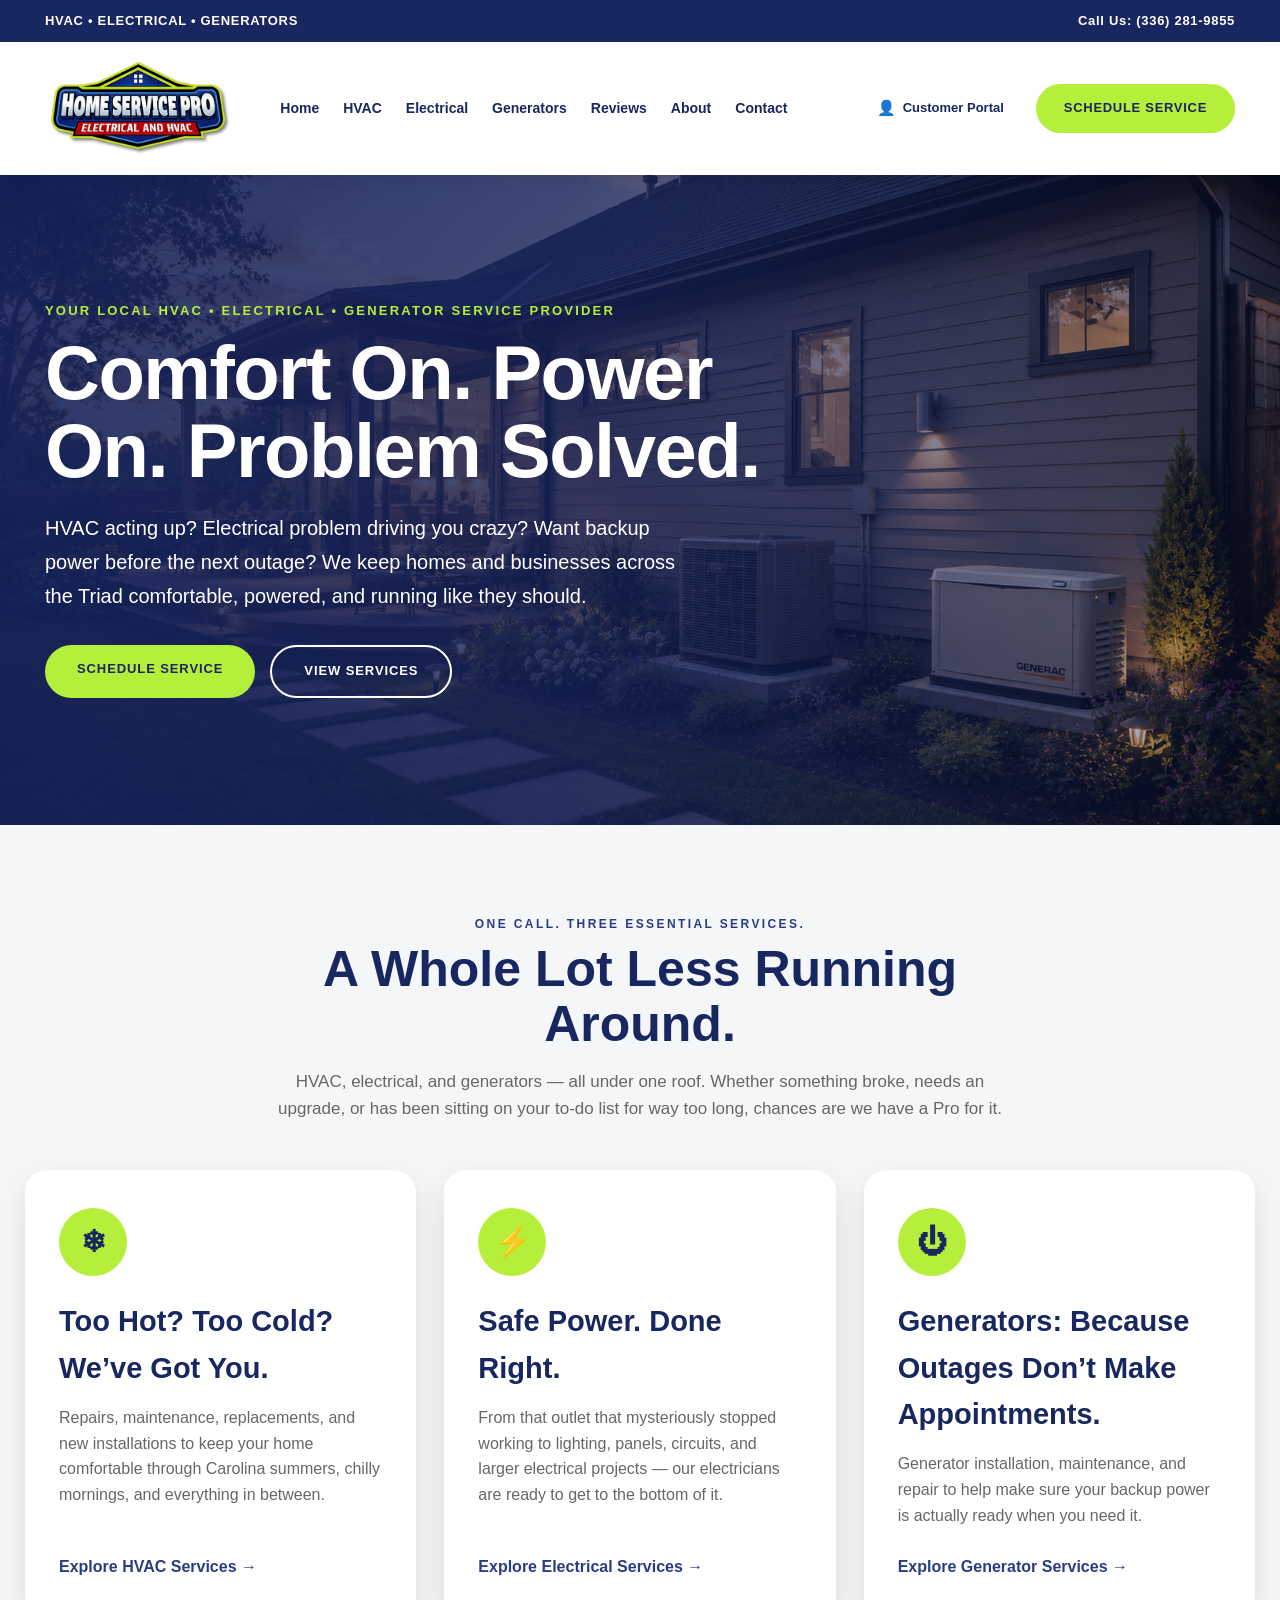
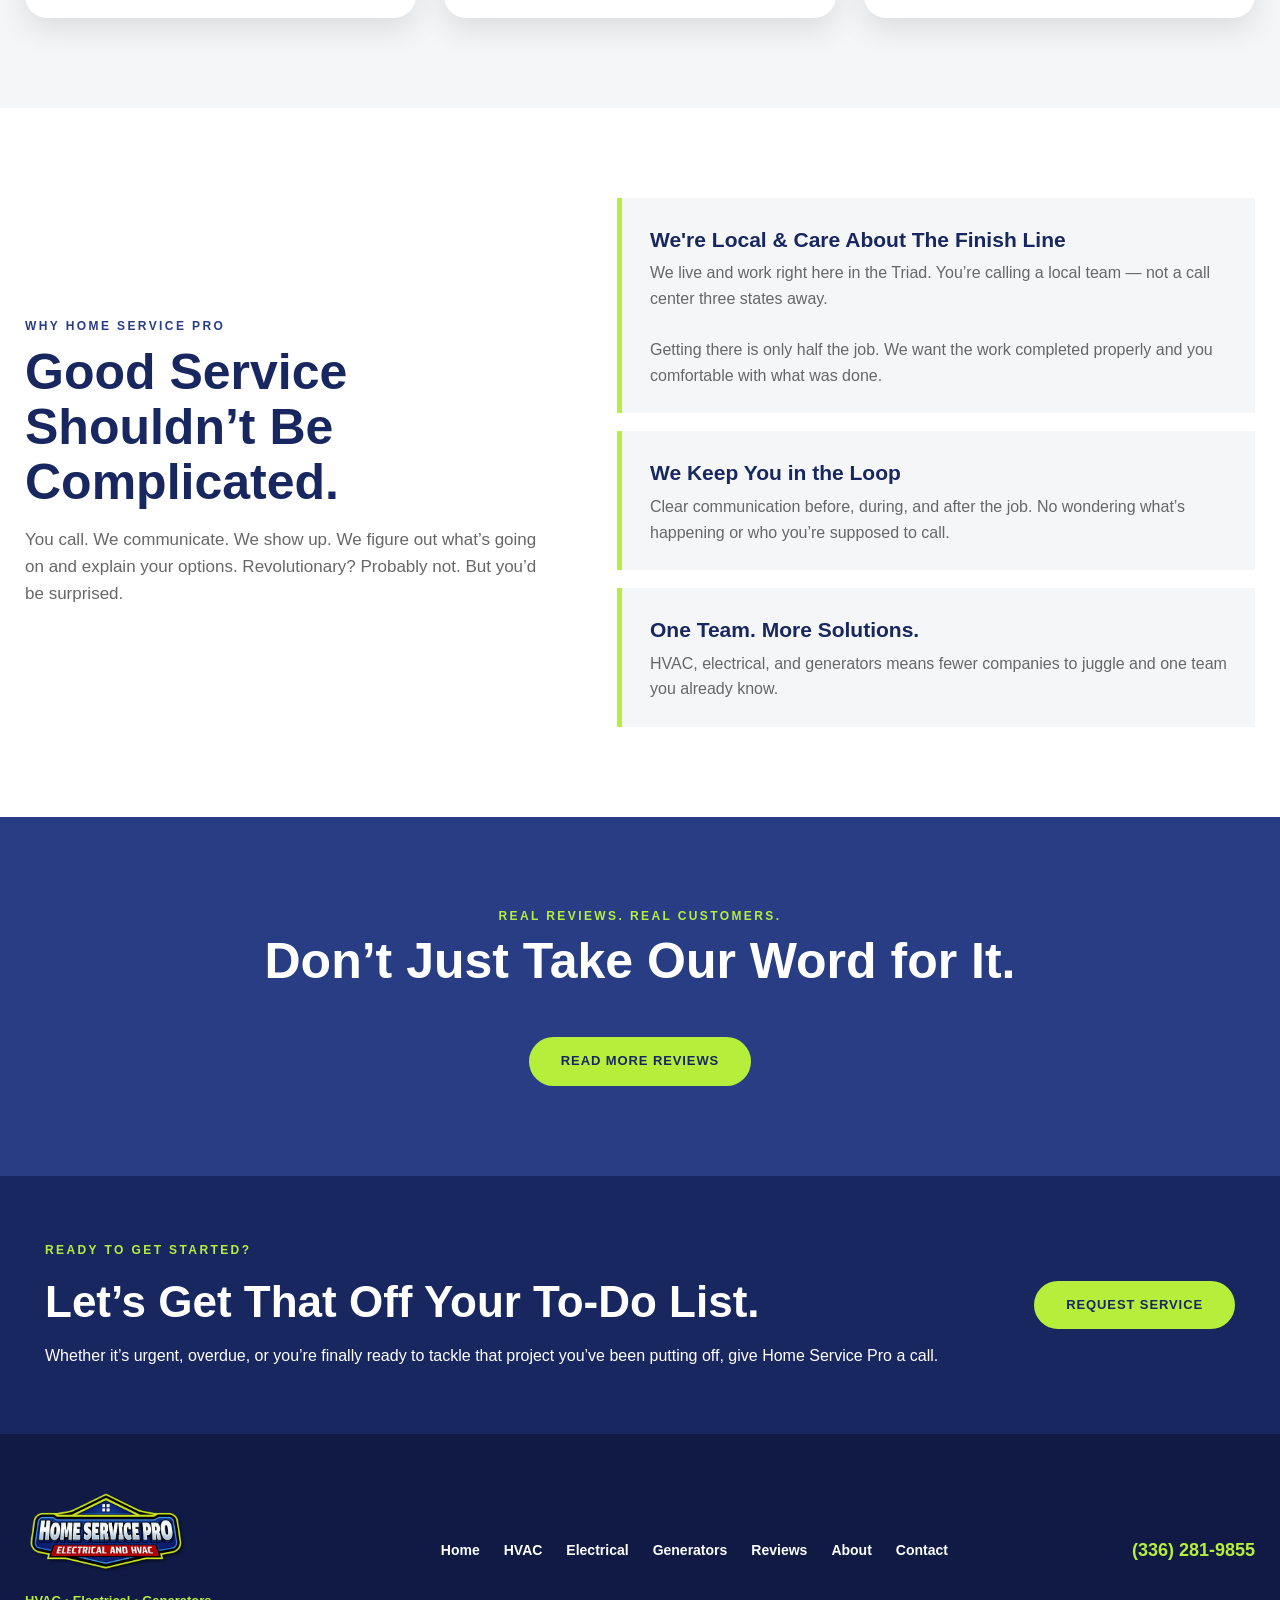
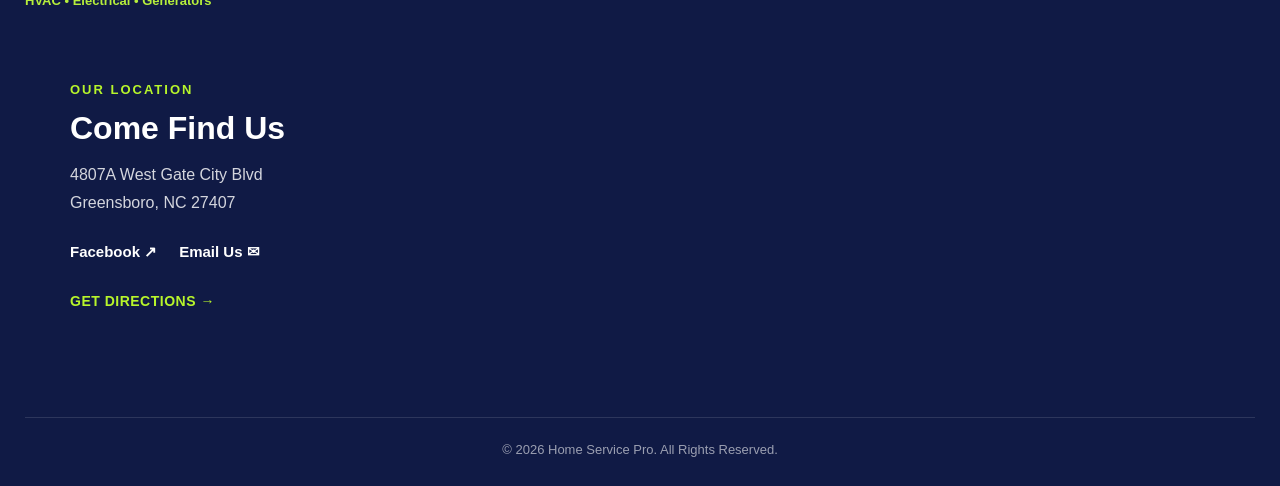
<file: index.html>
<!DOCTYPE html>
<html lang="en">

<head>

  <!-- Google tag (gtag.js) -->
<script async src="https://www.googletagmanager.com/gtag/js?id=G-JBB844G6HL"></script>
<script>
  window.dataLayer = window.dataLayer || [];
  function gtag(){dataLayer.push(arguments);}
  gtag('js', new Date());

  gtag('config', 'G-JBB844G6HL');
</script>

  <meta charset="UTF-8">

  <meta
    name="viewport"
    content="width=device-width, initial-scale=1.0"
  >

  <title>
    Home Service Pro | HVAC, Electrical & Generator Services
  </title>

  <meta
    name="description"
    content="Home Service Pro provides HVAC, electrical, and generator services in Greensboro, NC and surrounding areas."
  >

  <link
    rel="stylesheet"
    href="style.css"
  >
</head>


<body>


  <!-- ========================================
       TOP BAR
  ========================================= -->

  <div class="top-bar">

    <div class="top-bar-inner">

      <span>
        HVAC • ELECTRICAL • GENERATORS
      </span>

      <a href="tel:3362819855">
        Call Us: (336) 281-9855
      </a>

    </div>

  </div>



  <!-- ========================================
       HEADER
  ========================================= -->

  <header class="site-header">

    <div class="header-inner">


      <a
        href="index.html"
        class="logo-link"
      >

        <img
          src="images/logo.png"
          alt="Home Service Pro"
          class="logo"
        >

      </a>

        <button
  class="menu-toggle"
  id="menu-toggle"
  aria-label="Open navigation menu"
  aria-expanded="false"
>
  ☰
</button>

      <nav class="main-nav">

        <a href="index.html">
          Home
        </a>

        <a href="pages/hvac.html">
          HVAC
        </a>

        <a href="pages/electrical.html">
          Electrical
        </a>

        <a href="pages/generators.html">
          Generators
        </a>

        <a href="pages/reviews.html">
          Reviews
        </a>

        <a href="pages/about.html">
          About
        </a>

        <a href="pages/contact.html">
          Contact
        </a>

      </nav>

<div class="header-actions">
    <!-- customer portal button -->
    <!-- schedule service button -->
  </div>

      <div class="header-actions">
  <a
    href="https://homeservicepro.myservicetitan.com/"
    class="portal-button"
    target="_blank"
    rel="noopener noreferrer"
  >
    <span class="portal-icon">👤</span>
<span>Customer Portal</span>
  </a>

  <a href="pages/contact.html" class="schedule-button">
    Schedule Service
  </a>
</div>


    </div>

  </header>



  <!-- ========================================
       HERO
  ========================================= -->

  <main>

    <section class="hero">

      <div class="hero-overlay"></div>


      <div class="hero-inner">

        <div class="hero-content">

          <p class="eyebrow">
            YOUR LOCAL HVAC • ELECTRICAL • GENERATOR SERVICE PROVIDER
          </p>


          <h1>
            Comfort On. Power On. Problem Solved.
          </h1>


          <p class="hero-text">
            HVAC acting up? Electrical problem driving you crazy? Want backup power before the next outage? We keep homes and businesses across the Triad comfortable, powered, and running like they should.
          </p>


          <div class="hero-buttons">

            <a
              href="pages/contact.html"
              class="button green-button"
            >
              Schedule Service
            </a>


            <a
              href="#services"
              class="button outline-button"
            >
              View Services
            </a>

          </div>

        </div>

      </div>

    </section>



    <!-- ========================================
         SERVICES
    ========================================= -->

    <section
      class="services-section"
      id="services"
    >

      <div class="section-heading">

        <p class="section-label">
          ONE CALL. THREE ESSENTIAL SERVICES.
        </p>

        <h2>
          A Whole Lot Less Running Around.
        </h2>

        <p>
          HVAC, electrical, and generators — all under one roof. Whether something broke, needs an upgrade, or has been sitting on your to-do list for way too long, chances are we have a Pro for it.
        </p>

      </div>



      <div class="service-grid">


        <article class="service-card">

          <div class="service-icon">
            ❄
          </div>

          <h3>
            Too Hot? Too Cold? We’ve Got You.
          </h3>

          <p>
            Repairs, maintenance, replacements, and new installations to keep your home comfortable through Carolina summers, chilly mornings, and everything in between.
          </p>

          <a href="pages/hvac.html">
            Explore HVAC Services →
          </a>

        </article>



        <article class="service-card">

          <div class="service-icon">
            ⚡
          </div>

          <h3>
            Safe Power. Done Right.
          </h3>

          <p>
            From that outlet that mysteriously stopped working to lighting, panels, circuits, and larger electrical projects — our electricians are ready to get to the bottom of it.
          </p>

          <a href="pages/electrical.html">
            Explore Electrical Services →
          </a>

        </article>



        <article class="service-card">

          <div class="service-icon">
            ⏻
          </div>

          <h3>
            Generators: Because Outages Don’t Make Appointments.
          </h3>

          <p>
            Generator installation, maintenance, and repair to help make sure your backup power is actually ready when you need it.
          </p>

          <a href="pages/generators.html">
            Explore Generator Services →
          </a>

        </article>


      </div>

    </section>



    <!-- ========================================
         WHY CHOOSE US
    ========================================= -->

    <section class="why-section">

      <div class="why-inner">


        <div class="why-content">

          <p class="section-label">
            WHY HOME SERVICE PRO
          </p>

          <h2>
            Good Service Shouldn’t Be Complicated.
          </h2>

          <p>
           You call. We communicate. We show up. We figure out what’s going on and explain your options. Revolutionary? Probably not. But you’d be surprised.
          </p>

        </div>



        <div class="why-grid">


          <div class="why-item">

            <strong>
              We're Local & Care About The Finish Line
            </strong>

            <span>
              We live and work right here in the Triad. You’re calling a local team — not a call center three states away.<br> <br> 
              Getting there is only half the job. We want the work completed properly and you comfortable with what was done.
            </span>

          </div>



          <div class="why-item">

            <strong>
              We Keep You in the Loop
            </strong>

            <span>
              Clear communication before, during, and after the job. No wondering what’s happening or who you’re supposed to call.
            </span>

          </div>



          <div class="why-item">

            <strong>
              One Team. More Solutions.
            </strong>

            <span>
              HVAC, electrical, and generators means fewer companies to juggle and one team you already know.
            </span>

          </div>


        </div>


      </div>

    </section>



    <!-- ========================================
         REVIEWS PREVIEW
    ========================================= -->

    <section class="reviews-section">

      <div class="section-heading">

        <p class="section-label">
          REAL REVIEWS. REAL CUSTOMERS.
        </p>

        <h2>
          Don’t Just Take Our Word for It.
        </h2>

      </div>



      <!-- Live Google Reviews Preview -->
<div class="home-live-reviews">
  <div
    class="sk-ww-google-reviews"
    data-embed-id="25709834"
  ></div>

  <script
    src="https://widgets.sociablekit.com/google-reviews/widget.js"
    defer
  ></script>
</div>



      <div class="center-button">

        <a
          href="pages/reviews.html"
          class="button blue-button"
        >
          Read More Reviews
        </a>

      </div>

    </section>



    <!-- ========================================
         CTA
    ========================================= -->

    <section class="cta-section">

      <div>

        <p class="cta-label">
          READY TO GET STARTED?
        </p>

        <h2>
          Let’s Get That Off Your To-Do List.
        </h2>

        <p>
          Whether it’s urgent, overdue, or you’re finally ready to tackle that project you’ve been putting off, give Home Service Pro a call.
        </p>

      </div>


      <a
        href="pages/contact.html"
        class="button green-button"
      >
        Request Service
      </a>

    </section>


  </main>



  <!-- ========================================
       FOOTER
  ========================================= -->

  <footer class="site-footer">

    <div class="footer-inner">


      <div class="footer-brand">

        <img
          src="images/logo.png"
          alt="Home Service Pro"
          class="footer-logo"
        >

        <p>
          HVAC • Electrical • Generators
        </p>

      </div>



      <div class="footer-links">

        <a href="index.html">
          Home
        </a>

        <a href="pages/hvac.html">
          HVAC
        </a>

        <a href="pages/electrical.html">
          Electrical
        </a>

        <a href="pages/generators.html">
          Generators
        </a>

        <a href="pages/reviews.html">
          Reviews
        </a>

        <a href="pages/about.html">
          About
        </a>

        <a href="pages/contact.html">
          Contact
        </a>

      </div>



      <div class="footer-contact">

        <a href="tel:3362819855">
          (336) 281-9855
        </a>

      </div>


    </div>


    <div class="footer-location">

    <div class="footer-location-info">

        <span class="footer-label">OUR LOCATION</span>

        <h3>Come Find Us</h3>

        <p>
            4807A West Gate City Blvd<br>
            Greensboro, NC 27407
        </p>

        <div class="footer-connect">

            <a
                href="https://www.facebook.com/profile.php?id=61556235533301"
                target="_blank"
                rel="noopener noreferrer"
            >
                Facebook ↗
            </a>

            <a href="mailto:account@callhsp.com">
                Email Us ✉
            </a>

        </div>

        <a
            href="https://www.google.com/maps/search/?api=1&query=Home+Service+Pro+4807A+West+Gate+City+Blvd+Greensboro+NC+27407"
            target="_blank"
            rel="noopener noreferrer"
            class="footer-directions"
        >
            GET DIRECTIONS →
        </a>

    </div>


    <div class="footer-map">

        <iframe
            src="https://www.google.com/maps/embed?pb=!1m18!1m12!1m3!1d3226.717516644356!2d-79.87322392419678!3d36.027190972477655!2m3!1f0!2f0!3f0!3m2!1i1024!2i768!4f13.1!3m3!1m2!1s0x29678ef74b9825e1%3A0x461593a3b829c437!2sHome%20Service%20Pro!5e0!3m2!1sen!2sus!4v1788477039872!5m2!1sen!2sus"
            loading="lazy"
            allowfullscreen
            referrerpolicy="strict-origin-when-cross-origin"
            title="Home Service Pro location on Google Maps">
        </iframe>

    </div>

</div>

</div>


    <div class="footer-bottom">

      © <span id="year"></span>
      Home Service Pro.
      All Rights Reserved.

    </div>

  </footer>



  <script src="script.js"></script>


</body>

</html>
</file>
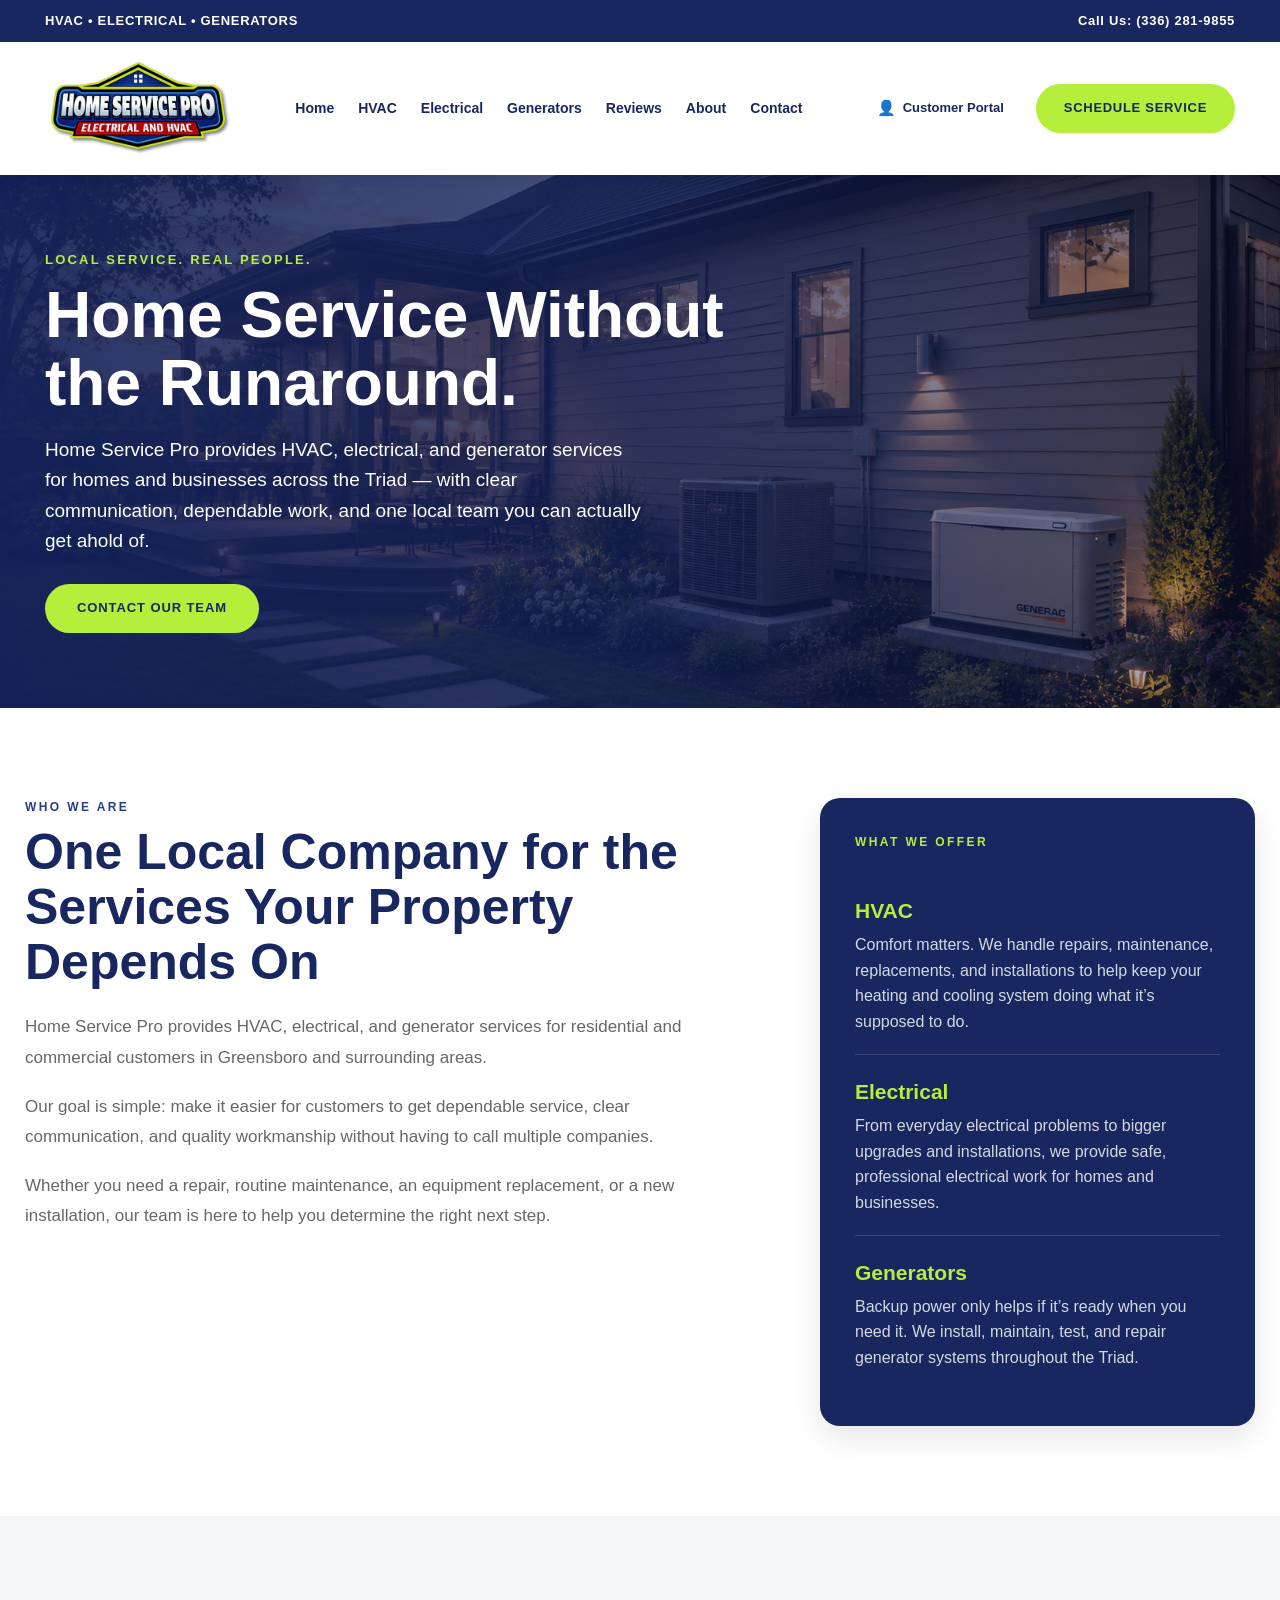
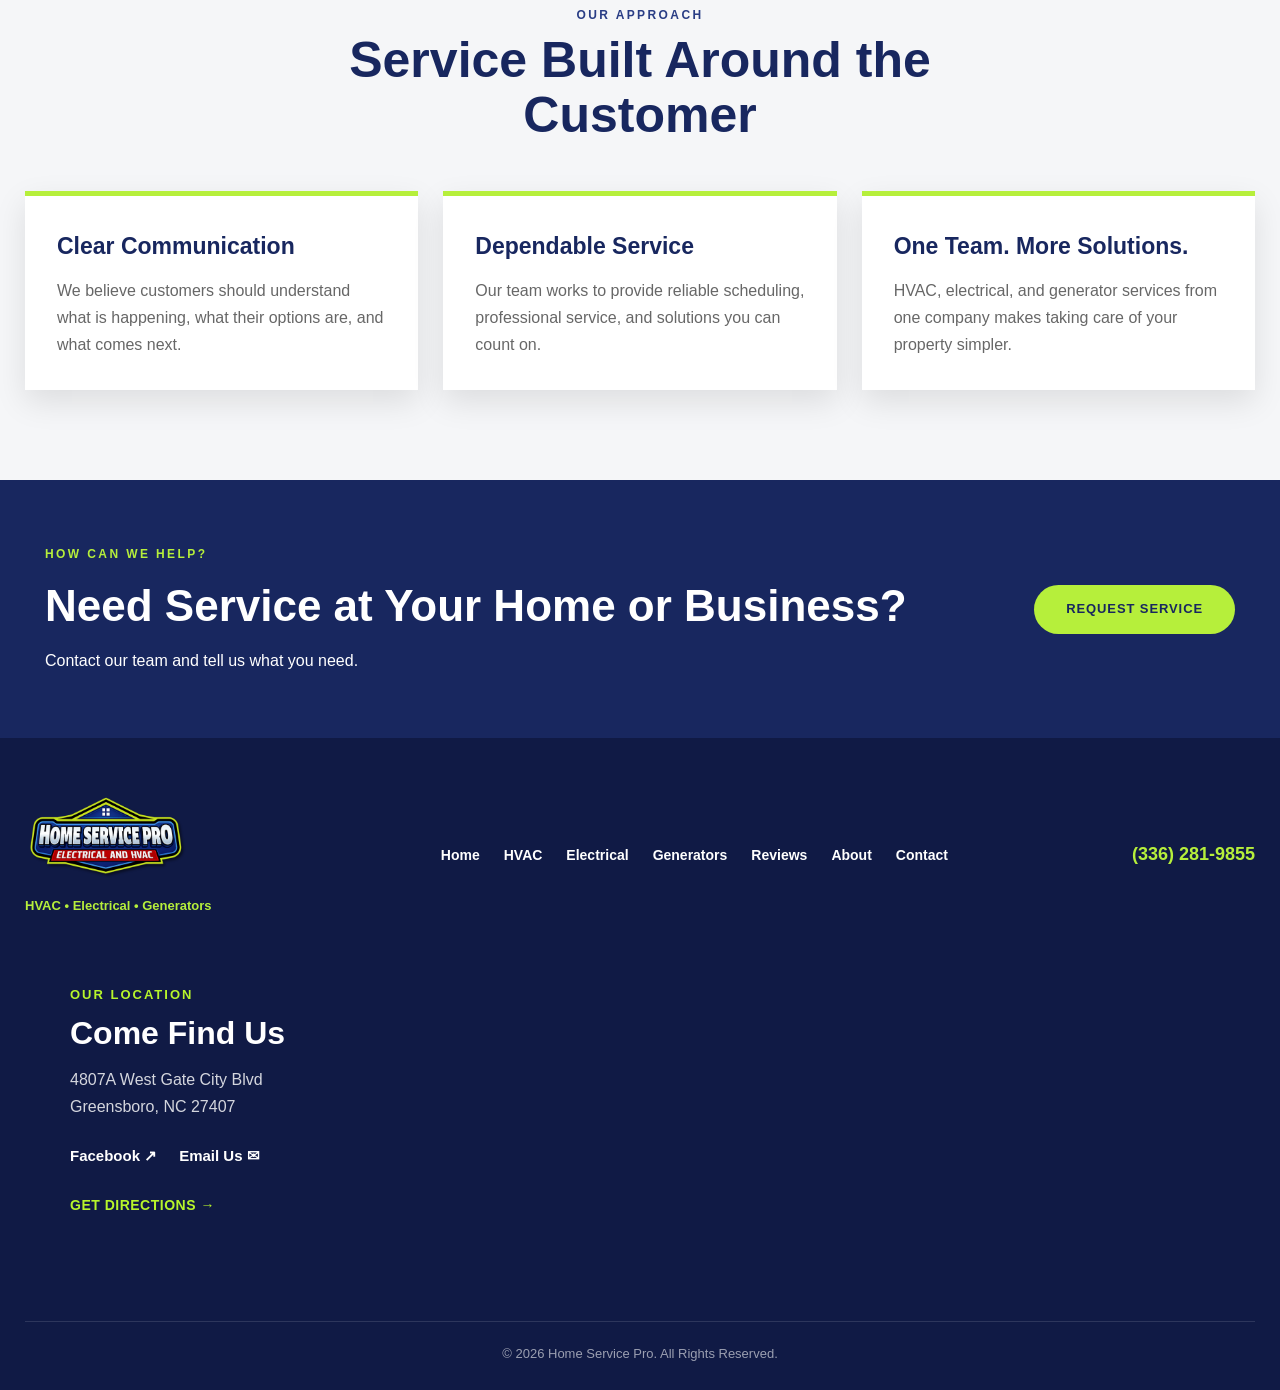
<file: pages/about.html>
<!DOCTYPE html>
<html lang="en">

<head>

  <!-- Google tag (gtag.js) -->
<script async src="https://www.googletagmanager.com/gtag/js?id=G-JBB844G6HL"></script>
<script>
  window.dataLayer = window.dataLayer || [];
  function gtag(){dataLayer.push(arguments);}
  gtag('js', new Date());

  gtag('config', 'G-JBB844G6HL');
</script>


  <meta charset="UTF-8">

  <meta
    name="viewport"
    content="width=device-width, initial-scale=1.0"
  >

  <title>
    About Home Service Pro
  </title>

  <meta
    name="description"
    content="Learn more about Home Service Pro and our HVAC, electrical, and generator services in Greensboro, NC and surrounding areas."
  >

  <link
    rel="stylesheet"
    href="../style.css"
  >
</head>


<body>


  <!-- TOP BAR -->

  <div class="top-bar">

    <div class="top-bar-inner">

      <span>
        HVAC • ELECTRICAL • GENERATORS
      </span>

      <a href="tel:3362819855">
        Call Us: (336) 281-9855
      </a>

    </div>

  </div>


  <!-- HEADER -->

  <header class="site-header">

    <div class="header-inner">

      <a
        href="../index.html"
        class="logo-link"
      >
        <img
          src="../images/logo.png"
          alt="Home Service Pro"
          class="logo"
        >
      </a>

<button
  class="menu-toggle"
  id="menu-toggle"
  aria-label="Open navigation menu"
  aria-expanded="false"
>
  ☰
</button>

      <nav class="main-nav">

        <a href="../index.html">
          Home
        </a>

        <a href="hvac.html">
          HVAC
        </a>

        <a href="electrical.html">
          Electrical
        </a>

        <a href="generators.html">
          Generators
        </a>

        <a href="reviews.html">
          Reviews
        </a>

        <a href="about.html">
          About
        </a>

        <a href="contact.html">
          Contact
        </a>

      </nav>


      <div class="header-actions">
  <a
    href="https://homeservicepro.myservicetitan.com/"
    class="portal-button"
    target="_blank"
    rel="noopener noreferrer"
  >
    <span class="portal-icon">👤</span>
<span>Customer Portal</span>
  </a>

  <a href="pages/contact.html" class="schedule-button">
    Schedule Service
  </a>
</div>

  </header>



  <main>


    <!-- HERO -->

    <section class="inner-hero">

      <div class="inner-hero-overlay"></div>

      <div class="inner-hero-inner">

        <div class="inner-hero-content">

          <p class="eyebrow">
            LOCAL SERVICE. REAL PEOPLE.
          </p>

          <h1>
            Home Service Without the Runaround.
          </h1>

          <p>
            Home Service Pro provides HVAC, electrical, and generator services for homes and businesses across the Triad — with clear communication, dependable work, and one local team you can actually get ahold of.
          </p>

          <a
            href="contact.html"
            class="button green-button"
          >
            Contact Our Team
          </a>

        </div>

      </div>

    </section>



    <!-- ABOUT INTRO -->

    <section class="about-section">

      <div class="about-wrapper">


        <div class="about-content">

          <p class="section-label">
            WHO WE ARE
          </p>

          <h2>
            One Local Company for the Services Your Property Depends On
          </h2>

          <p>
            Home Service Pro provides HVAC, electrical,
            and generator services for residential and
            commercial customers in Greensboro and surrounding areas.
          </p>

          <p>
            Our goal is simple: make it easier for customers
            to get dependable service, clear communication,
            and quality workmanship without having to call
            multiple companies.
          </p>

          <p>
            Whether you need a repair, routine maintenance,
            an equipment replacement, or a new installation,
            our team is here to help you determine the right
            next step.
          </p>

        </div>



        <div class="about-highlight">

          <p class="section-label">
            WHAT WE OFFER
          </p>

          <div class="about-highlight-item">
            <strong>HVAC</strong>
            <span>
              Comfort matters. We handle repairs, maintenance, replacements, and installations to help keep your heating and cooling system doing what it’s supposed to do.
          </div>

          <div class="about-highlight-item">
            <strong>Electrical</strong>
            <span>
              From everyday electrical problems to bigger upgrades and installations, we provide safe, professional electrical work for homes and businesses.
            </span>
          </div>

          <div class="about-highlight-item">
            <strong>Generators</strong>
            <span>
              Backup power only helps if it’s ready when you need it. We install, maintain, test, and repair generator systems throughout the Triad.
            </span>
          </div>

        </div>


      </div>

    </section>



    <!-- VALUES -->

    <section class="values-section">

      <div class="inner-content-wrapper">

        <div class="section-heading">

          <p class="section-label">
            OUR APPROACH
          </p>

          <h2>
            Service Built Around the Customer
          </h2>

        </div>


        <div class="values-grid">


          <article class="value-card">

            <h3>
              Clear Communication
            </h3>

            <p>
              We believe customers should understand what
              is happening, what their options are,
              and what comes next.
            </p>

          </article>


          <article class="value-card">

            <h3>
              Dependable Service
            </h3>

            <p>
              Our team works to provide reliable scheduling,
              professional service, and solutions you can count on.
            </p>

          </article>


          <article class="value-card">

            <h3>
              One Team. More Solutions.
            </h3>

            <p>
              HVAC, electrical, and generator services
              from one company makes taking care of
              your property simpler.
            </p>

          </article>


        </div>

      </div>

    </section>



    <!-- CTA -->

    <section class="cta-section">

      <div>

        <p class="cta-label">
          HOW CAN WE HELP?
        </p>

        <h2>
          Need Service at Your Home or Business?
        </h2>

        <p>
          Contact our team and tell us what you need.
        </p>

      </div>


      <a
        href="contact.html"
        class="button green-button"
      >
        Request Service
      </a>

    </section>


  </main>



  <!-- FOOTER -->

  <footer class="site-footer">

    <div class="footer-inner">


      <div class="footer-brand">

        <img
          src="../images/logo.png"
          alt="Home Service Pro"
          class="footer-logo"
        >

        <p>
          HVAC • Electrical • Generators
        </p>

      </div>


      <div class="footer-links">

        <a href="../index.html">
          Home
        </a>

        <a href="hvac.html">
          HVAC
        </a>

        <a href="electrical.html">
          Electrical
        </a>

        <a href="generators.html">
          Generators
        </a>

        <a href="reviews.html">
          Reviews
        </a>

        <a href="about.html">
          About
        </a>

        <a href="contact.html">
          Contact
        </a>

      </div>


      <div class="footer-contact">

        <a href="tel:3362819855">
          (336) 281-9855
        </a>

      </div>

    </div>

    <div class="footer-location">

    <div class="footer-location-info">

        <span class="footer-label">OUR LOCATION</span>

        <h3>Come Find Us</h3>

        <p>
            4807A West Gate City Blvd<br>
            Greensboro, NC 27407
        </p>

        <div class="footer-connect">

            <a
                href="https://www.facebook.com/profile.php?id=61556235533301"
                target="_blank"
                rel="noopener noreferrer"
            >
                Facebook ↗
            </a>

            <a href="mailto:account@callhsp.com">
                Email Us ✉
            </a>

        </div>

        <a
            href="https://www.google.com/maps/search/?api=1&query=Home+Service+Pro+4807A+West+Gate+City+Blvd+Greensboro+NC+27407"
            target="_blank"
            rel="noopener noreferrer"
            class="footer-directions"
        >
            GET DIRECTIONS →
        </a>

    </div>


    <div class="footer-map">

        <iframe
            src="https://www.google.com/maps/embed?pb=!1m18!1m12!1m3!1d3226.717516644356!2d-79.87322392419678!3d36.027190972477655!2m3!1f0!2f0!3f0!3m2!1i1024!2i768!4f13.1!3m3!1m2!1s0x29678ef74b9825e1%3A0x461593a3b829c437!2sHome%20Service%20Pro!5e0!3m2!1sen!2sus!4v1788477039872!5m2!1sen!2sus"
            loading="lazy"
            allowfullscreen
            referrerpolicy="strict-origin-when-cross-origin"
            title="Home Service Pro location on Google Maps">
        </iframe>

    </div>

</div>


    <div class="footer-bottom">
      © <span id="year"></span>
      Home Service Pro.
      All Rights Reserved.
    </div>

  </footer>


  <script src="../script.js"></script>


</body>

</html>
</file>
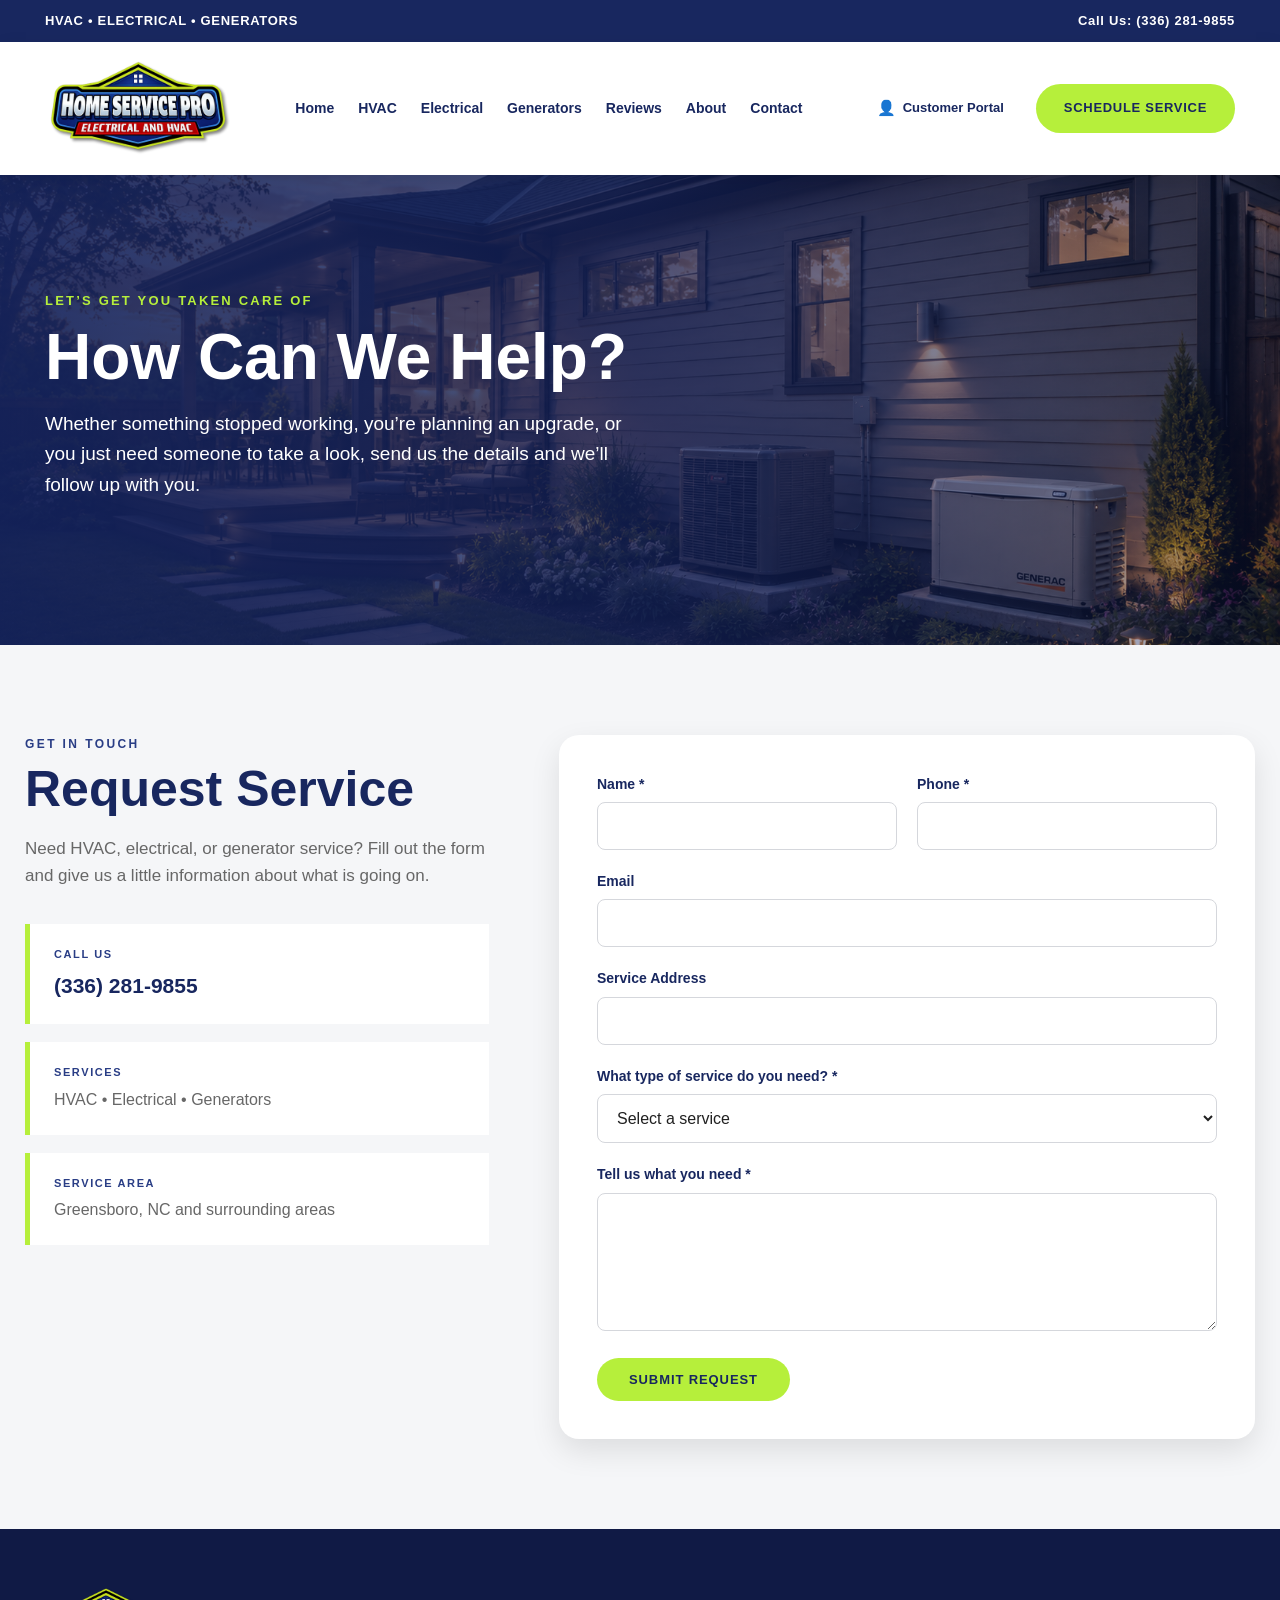
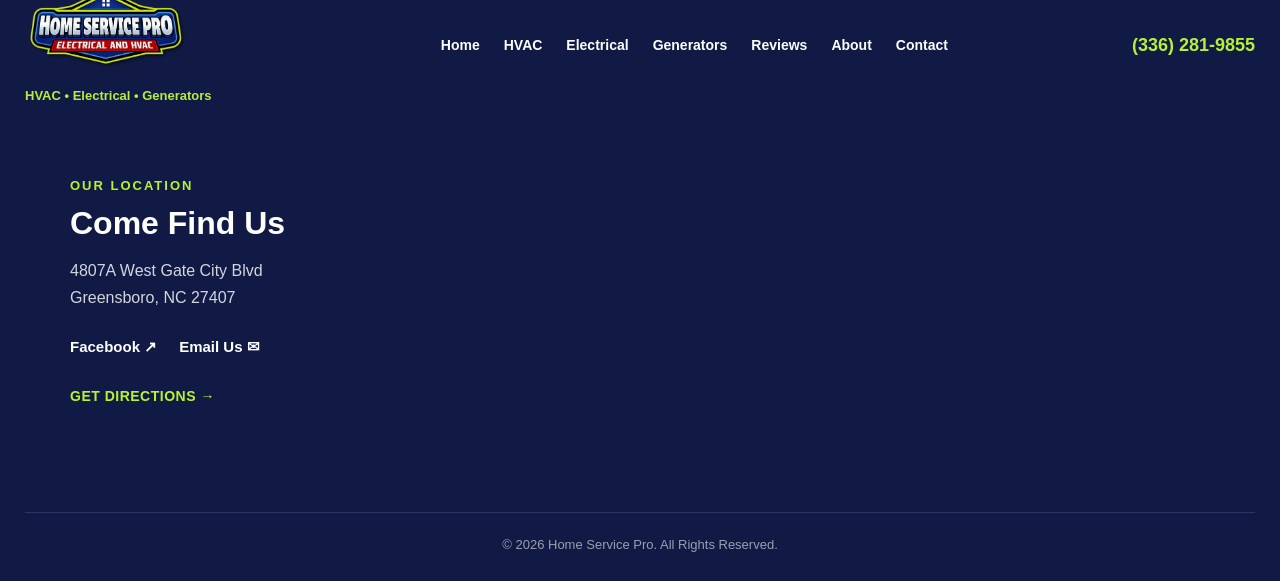
<file: pages/contact.html>
<!DOCTYPE html>
<html lang="en">

<head>

  <!-- Google tag (gtag.js) -->
<script async src="https://www.googletagmanager.com/gtag/js?id=G-JBB844G6HL"></script>
<script>
  window.dataLayer = window.dataLayer || [];
  function gtag(){dataLayer.push(arguments);}
  gtag('js', new Date());

  gtag('config', 'G-JBB844G6HL');
</script>

  <meta charset="UTF-8">

  <meta
    name="viewport"
    content="width=device-width, initial-scale=1.0"
  >

  <title>
    Contact Home Service Pro
  </title>

  <meta
    name="description"
    content="Contact Home Service Pro to request HVAC, electrical, or generator service in Greensboro, NC and surrounding areas."
  >

  <link
    rel="stylesheet"
    href="../style.css"
  >
</head>


<body>


  <!-- TOP BAR -->

  <div class="top-bar">

    <div class="top-bar-inner">

      <span>
        HVAC • ELECTRICAL • GENERATORS
      </span>

      <a href="tel:3362819855">
        Call Us: (336) 281-9855
      </a>

    </div>

  </div>


  <!-- HEADER -->

  <header class="site-header">

    <div class="header-inner">

      <a
        href="../index.html"
        class="logo-link"
      >

        <img
          src="../images/logo.png"
          alt="Home Service Pro"
          class="logo"
        >

      </a>

      <button
  class="menu-toggle"
  id="menu-toggle"
  aria-label="Open navigation menu"
  aria-expanded="false"
>
  ☰
</button>

      <nav class="main-nav">

        <a href="../index.html">
          Home
        </a>

        <a href="hvac.html">
          HVAC
        </a>

        <a href="electrical.html">
          Electrical
        </a>

        <a href="generators.html">
          Generators
        </a>

        <a href="reviews.html">
          Reviews
        </a>

        <a href="about.html">
          About
        </a>

        <a href="contact.html">
          Contact
        </a>

      </nav>


      <div class="header-actions">
  <a
    href="https://homeservicepro.myservicetitan.com/"
    class="portal-button"
    target="_blank"
    rel="noopener noreferrer"
  >
    <span class="portal-icon">👤</span>
<span>Customer Portal</span>
  </a>

  <a href="pages/contact.html" class="schedule-button">
    Schedule Service
  </a>
</div>

  </header>



  <main>


    <!-- INNER HERO -->

    <section class="inner-hero">

      <div class="inner-hero-overlay"></div>

      <div class="inner-hero-inner">

        <div class="inner-hero-content">

          <p class="eyebrow">
            LET’S GET YOU TAKEN CARE OF
          </p>

          <h1>
            How Can We Help?
          </h1>

          <p>
            Whether something stopped working, you’re planning an upgrade, or you just need someone to take a look, send us the details and we’ll follow up with you.
          </p>

        </div>

      </div>

    </section>



    <!-- CONTACT SECTION -->

    <section class="contact-section">

      <div class="contact-wrapper">


        <!-- LEFT SIDE -->

        <div class="contact-info">

          <p class="section-label">
            GET IN TOUCH
          </p>

          <h2>
            Request Service
          </h2>

          <p class="contact-intro">
            Need HVAC, electrical, or generator service?
            Fill out the form and give us a little information
            about what is going on.
          </p>


          <div class="contact-info-box">

            <span>
              CALL US
            </span>

            <a href="tel:3362819855">
              (336) 281-9855
            </a>

          </div>


          <div class="contact-info-box">

            <span>
              SERVICES
            </span>

            <p>
              HVAC • Electrical • Generators
            </p>

          </div>


          <div class="contact-info-box">

            <span>
              SERVICE AREA
            </span>

            <p>
              Greensboro, NC and surrounding areas
            </p>

          </div>

        </div>



        <!-- RIGHT SIDE / FORM -->

        <div class="contact-form-card">

          <form
            action="https://formspree.io/f/xyeygrjk"
            method="POST"
            class="contact-form"
          >


            <div class="form-row">

              <div class="form-group">

                <label for="name">
                  Name *
                </label>

                <input
                  type="text"
                  id="name"
                  name="name"
                  required
                >

              </div>


              <div class="form-group">

                <label for="phone">
                  Phone *
                </label>

                <input
                  type="tel"
                  id="phone"
                  name="phone"
                  required
                >

              </div>

            </div>



            <div class="form-group">

              <label for="email">
                Email
              </label>

              <input
                type="email"
                id="email"
                name="email"
              >

            </div>



            <div class="form-group">

              <label for="address">
                Service Address
              </label>

              <input
                type="text"
                id="address"
                name="address"
              >

            </div>



            <div class="form-group">

              <label for="service">
                What type of service do you need? *
              </label>

              <select
                id="service"
                name="service"
                required
              >

                <option value="">
                  Select a service
                </option>

                <option value="HVAC">
                  HVAC
                </option>

                <option value="Electrical">
                  Electrical
                </option>

                <option value="Generator">
                  Generator
                </option>

                <option value="Other">
                  Other / Not Sure
                </option>

              </select>

            </div>



            <div class="form-group">

              <label for="message">
                Tell us what you need *
              </label>

              <textarea
                id="message"
                name="message"
                rows="6"
                required
              ></textarea>

            </div>



            <button
              type="submit"
              class="button green-button form-submit"
            >
              Submit Request
            </button>


          </form>

        </div>


      </div>

    </section>


  </main>



  <!-- FOOTER -->

  <footer class="site-footer">

    <div class="footer-inner">


      <div class="footer-brand">

        <img
          src="../images/logo.png"
          alt="Home Service Pro"
          class="footer-logo"
        >

        <p>
          HVAC • Electrical • Generators
        </p>

      </div>


      <div class="footer-links">

        <a href="../index.html">
          Home
        </a>

        <a href="hvac.html">
          HVAC
        </a>

        <a href="electrical.html">
          Electrical
        </a>

        <a href="generators.html">
          Generators
        </a>

        <a href="reviews.html">
          Reviews
        </a>

        <a href="about.html">
          About
        </a>

        <a href="contact.html">
          Contact
        </a>

      </div>


      <div class="footer-contact">

        <a href="tel:3362819855">
          (336) 281-9855
        </a>

      </div>


    </div>

    <div class="footer-location">

    <div class="footer-location-info">

        <span class="footer-label">OUR LOCATION</span>

        <h3>Come Find Us</h3>

        <p>
            4807A West Gate City Blvd<br>
            Greensboro, NC 27407
        </p>

        <div class="footer-connect">

            <a
                href="https://www.facebook.com/profile.php?id=61556235533301"
                target="_blank"
                rel="noopener noreferrer"
            >
                Facebook ↗
            </a>

            <a href="mailto:account@callhsp.com">
                Email Us ✉
            </a>

        </div>

        <a
            href="https://www.google.com/maps/search/?api=1&query=Home+Service+Pro+4807A+West+Gate+City+Blvd+Greensboro+NC+27407"
            target="_blank"
            rel="noopener noreferrer"
            class="footer-directions"
        >
            GET DIRECTIONS →
        </a>

    </div>


    <div class="footer-map">

        <iframe
            src="https://www.google.com/maps/embed?pb=!1m18!1m12!1m3!1d3226.717516644356!2d-79.87322392419678!3d36.027190972477655!2m3!1f0!2f0!3f0!3m2!1i1024!2i768!4f13.1!3m3!1m2!1s0x29678ef74b9825e1%3A0x461593a3b829c437!2sHome%20Service%20Pro!5e0!3m2!1sen!2sus!4v1788477039872!5m2!1sen!2sus"
            loading="lazy"
            allowfullscreen
            referrerpolicy="strict-origin-when-cross-origin"
            title="Home Service Pro location on Google Maps">
        </iframe>

    </div>

</div>


    <div class="footer-bottom">

      © <span id="year"></span>
      Home Service Pro.
      All Rights Reserved.

    </div>

  </footer>


  <script src="../script.js"></script>


</body>

</html>
</file>
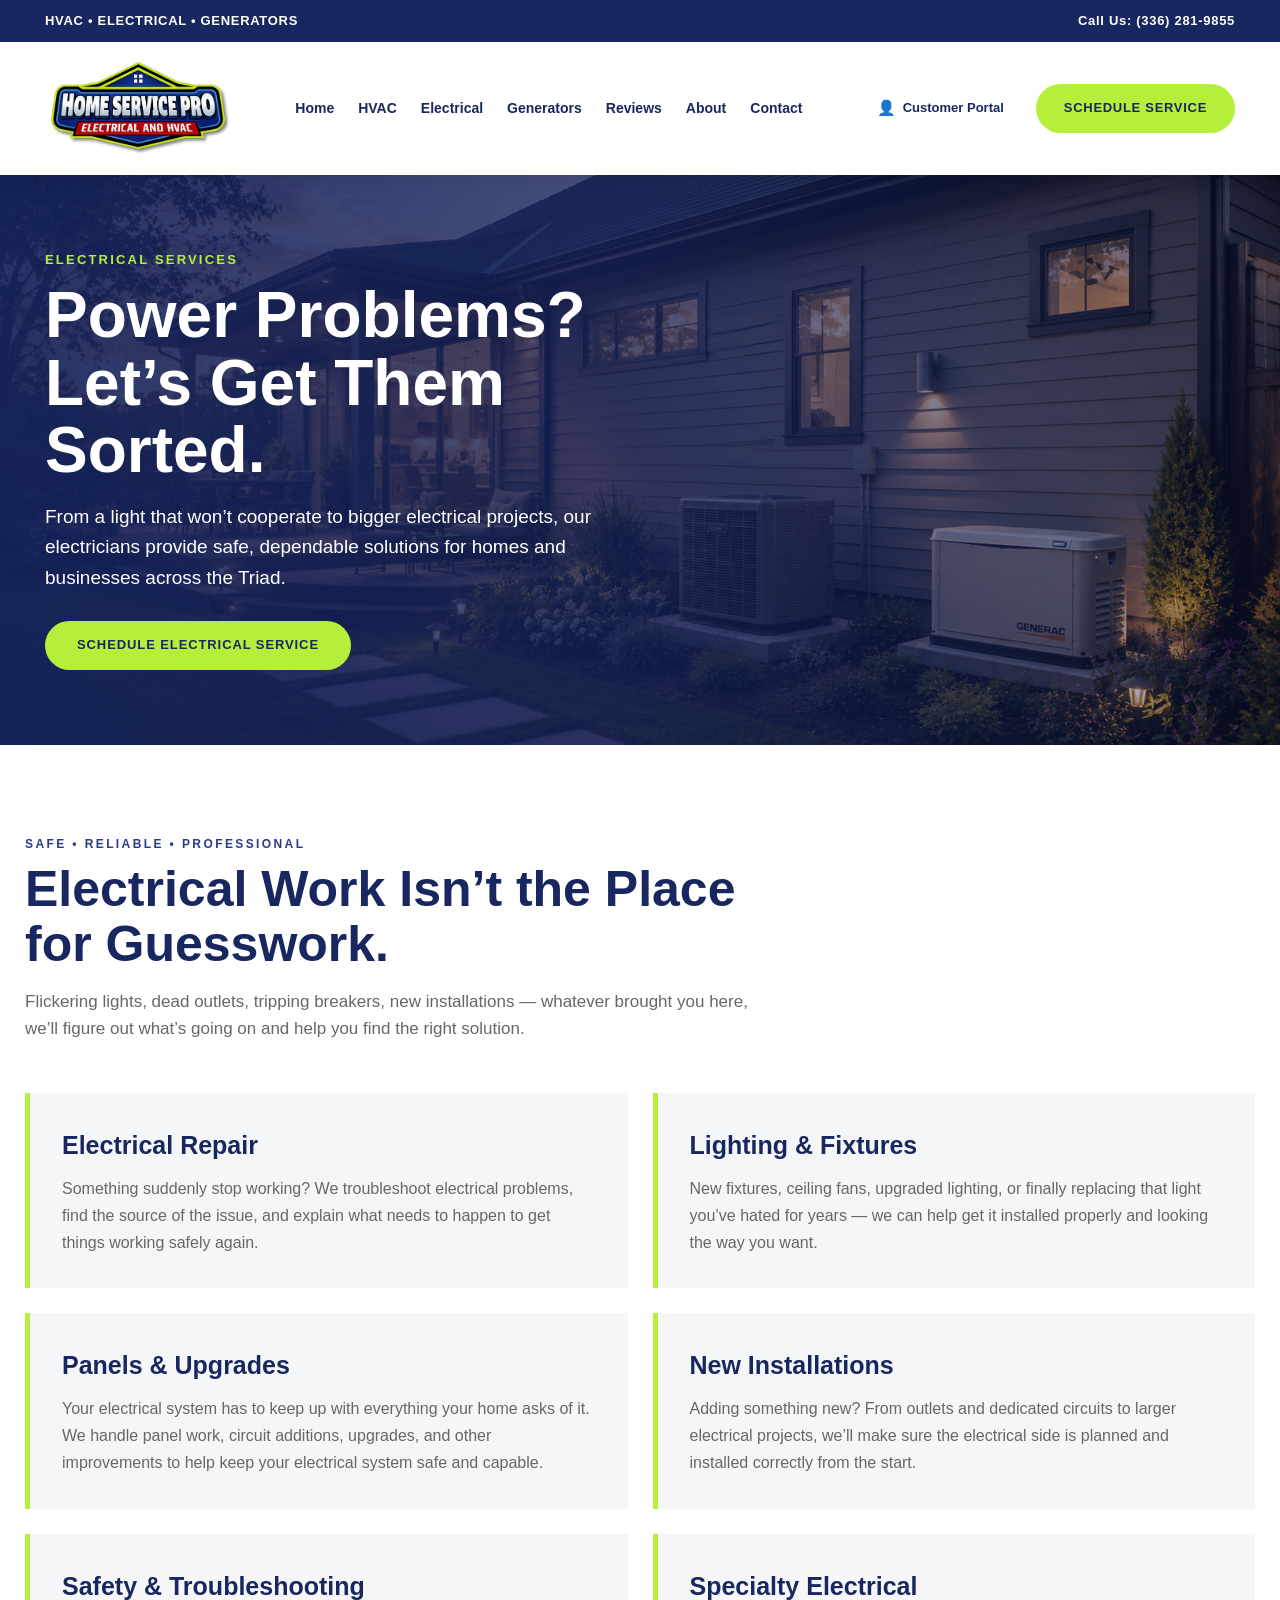
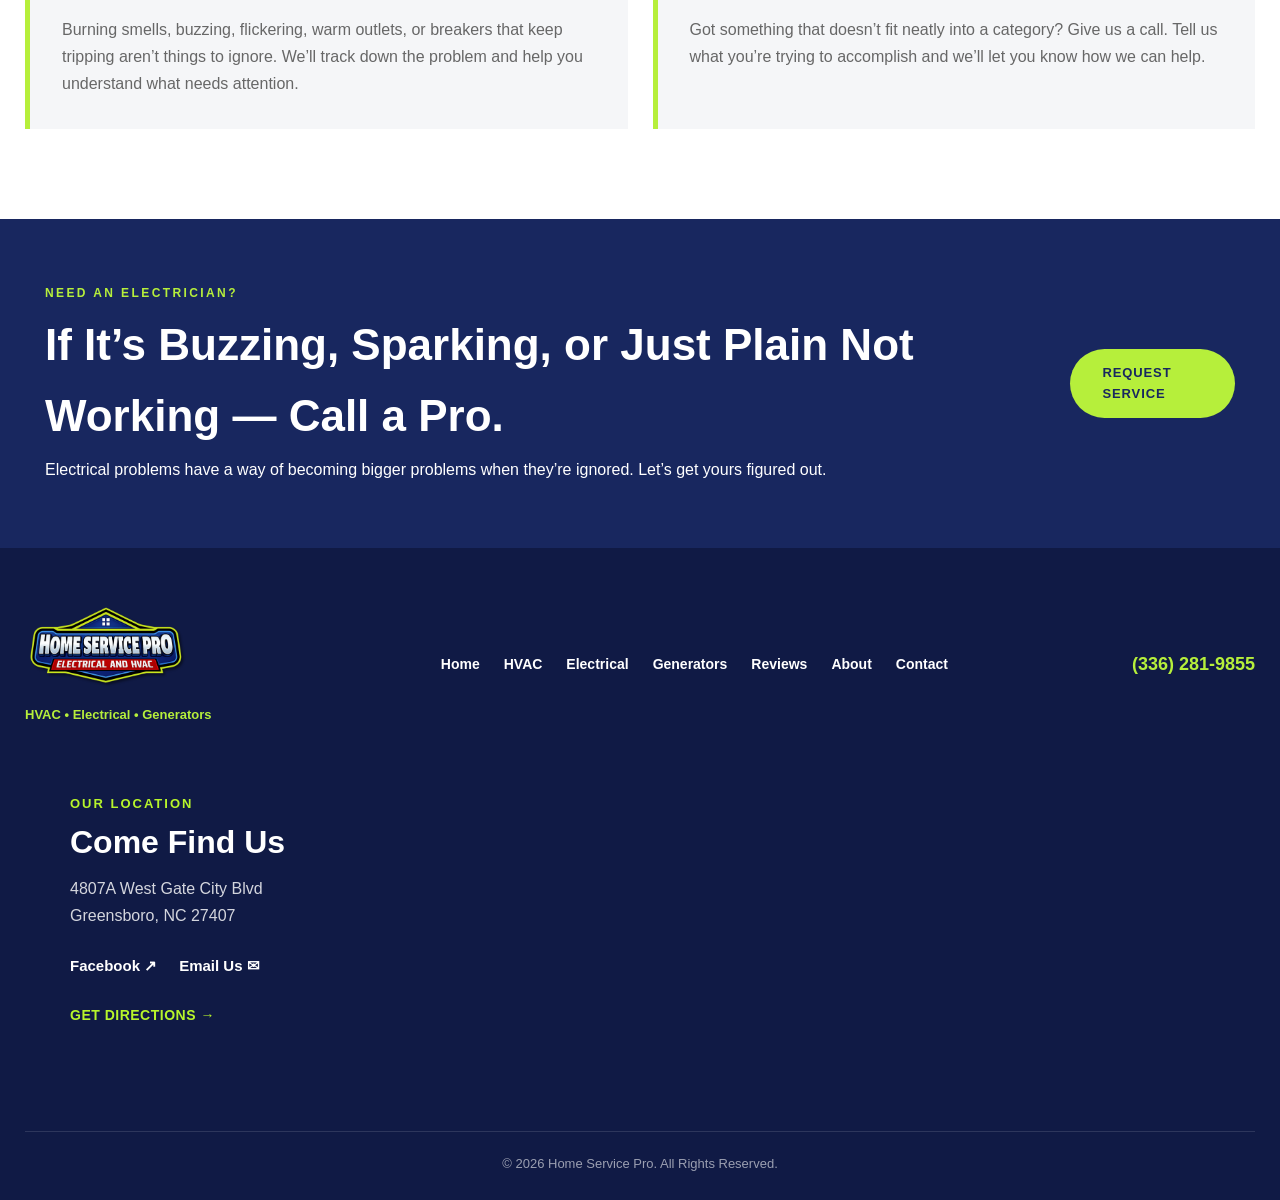
<file: pages/electrical.html>
<!DOCTYPE html>
<html lang="en">

<head>

  <!-- Google tag (gtag.js) -->
<script async src="https://www.googletagmanager.com/gtag/js?id=G-JBB844G6HL"></script>
<script>
  window.dataLayer = window.dataLayer || [];
  function gtag(){dataLayer.push(arguments);}
  gtag('js', new Date());

  gtag('config', 'G-JBB844G6HL');
</script>

  <meta charset="UTF-8">

  <meta
    name="viewport"
    content="width=device-width, initial-scale=1.0"
  >

  <title>
    Electrical Services | Home Service Pro
  </title>

  <meta
    name="description"
    content="Residential and commercial electrical repair, installation, troubleshooting, and upgrades from Home Service Pro in Greensboro, NC and surrounding areas."
  >

  <link
    rel="stylesheet"
    href="../style.css"
  >
</head>


<body>


  <!-- TOP BAR -->

  <div class="top-bar">

    <div class="top-bar-inner">

      <span>
        HVAC • ELECTRICAL • GENERATORS
      </span>

      <a href="tel:3362819855">
        Call Us: (336) 281-9855
      </a>

    </div>

  </div>


  <!-- HEADER -->

  <header class="site-header">

    <div class="header-inner">


      <a
        href="../index.html"
        class="logo-link"
      >

        <img
          src="../images/logo.png"
          alt="Home Service Pro"
          class="logo"
        >

      </a>

<button
  class="menu-toggle"
  id="menu-toggle"
  aria-label="Open navigation menu"
  aria-expanded="false"
>
  ☰
</button>

      <nav class="main-nav">

        <a href="../index.html">
          Home
        </a>

        <a href="hvac.html">
          HVAC
        </a>

        <a href="electrical.html">
          Electrical
        </a>

        <a href="generators.html">
          Generators
        </a>

        <a href="reviews.html">
          Reviews
        </a>

        <a href="about.html">
          About
        </a>

        <a href="contact.html">
          Contact
        </a>

      </nav>


      <div class="header-actions">
  <a
    href="https://homeservicepro.myservicetitan.com/"
    class="portal-button"
    target="_blank"
    rel="noopener noreferrer"
  >
    <span class="portal-icon">👤</span>
<span>Customer Portal</span>
  </a>

  <a href="pages/contact.html" class="schedule-button">
    Schedule Service
  </a>
</div>

  </header>



  <main>


    <!-- INNER PAGE HERO -->

    <section class="inner-hero">

      <div class="inner-hero-overlay"></div>


      <div class="inner-hero-inner">

        <div class="inner-hero-content">

          <p class="eyebrow">
            ELECTRICAL SERVICES
          </p>

          <h1>
            Power Problems? Let’s Get Them Sorted.
          </h1>

          <p>
            From a light that won’t cooperate to bigger electrical projects, our electricians provide safe, dependable solutions for homes and businesses across the Triad.
          </p>

          <a
            href="contact.html"
            class="button green-button"
          >
            Schedule Electrical Service
          </a>

        </div>

      </div>

    </section>



    <!-- INTRO -->

    <section class="inner-content-section">

      <div class="inner-content-wrapper">

        <div class="inner-heading">

          <p class="section-label">
            SAFE • RELIABLE • PROFESSIONAL
          </p>

          <h2>
            Electrical Work Isn’t the Place for Guesswork.
          </h2>

          <p>
            Flickering lights, dead outlets, tripping breakers, new installations — whatever brought you here, we’ll figure out what’s going on and help you find the right solution.
          </p>

        </div>



        <div class="detail-grid">


          <article class="detail-card">

            <h3>
              Electrical Repair
            </h3>

            <p>
              Something suddenly stop working? We troubleshoot electrical problems, find the source of the issue, and explain what needs to happen to get things working safely again.
            </p>

          </article>


          <article class="detail-card">

            <h3>
              Lighting & Fixtures
            </h3>

            <p>
              New fixtures, ceiling fans, upgraded lighting, or finally replacing that light you’ve hated for years — we can help get it installed properly and looking the way you want.
            </p>

          </article>


          <article class="detail-card">

            <h3>
              Panels & Upgrades
            </h3>

            <p>
              Your electrical system has to keep up with everything your home asks of it. We handle panel work, circuit additions, upgrades, and other improvements to help keep your electrical system safe and capable.
            </p>

          </article>


          <article class="detail-card">

            <h3>
              New Installations
            </h3>

            <p>
              Adding something new? From outlets and dedicated circuits to larger electrical projects, we’ll make sure the electrical side is planned and installed correctly from the start.
            </p>

          </article>


          <article class="detail-card">

            <h3>
              Safety & Troubleshooting
            </h3>

            <p>
              Burning smells, buzzing, flickering, warm outlets, or breakers that keep tripping aren’t things to ignore. We’ll track down the problem and help you understand what needs attention.
            </p>

          </article>


          <article class="detail-card">

            <h3>
              Specialty Electrical
            </h3>

            <p>
              Got something that doesn’t fit neatly into a category? Give us a call. Tell us what you’re trying to accomplish and we’ll let you know how we can help.
            </p>

          </article>


        </div>

      </div>

    </section>



    <!-- CTA -->

    <section class="cta-section">

      <div>

        <p class="cta-label">
          NEED AN ELECTRICIAN?
        </p>

        <h2>
          If It’s Buzzing, Sparking, or Just Plain Not Working — Call a Pro.
        </h2>

        <p>
          Electrical problems have a way of becoming bigger problems when they’re ignored. Let’s get yours figured out.
        </p>

      </div>


      <a
        href="contact.html"
        class="button green-button"
      >
        Request Service
      </a>

    </section>


  </main>



  <!-- FOOTER -->

  <footer class="site-footer">

    <div class="footer-inner">


      <div class="footer-brand">

        <img
          src="../images/logo.png"
          alt="Home Service Pro"
          class="footer-logo"
        >

        <p>
          HVAC • Electrical • Generators
        </p>

      </div>


      <div class="footer-links">

        <a href="../index.html">
          Home
        </a>

        <a href="hvac.html">
          HVAC
        </a>

        <a href="electrical.html">
          Electrical
        </a>

        <a href="generators.html">
          Generators
        </a>

        <a href="reviews.html">
          Reviews
        </a>

        <a href="about.html">
          About
        </a>

        <a href="contact.html">
          Contact
        </a>

      </div>


      <div class="footer-contact">

        <a href="tel:3362819855">
          (336) 281-9855
        </a>

      </div>


    </div>

    <div class="footer-location">

    <div class="footer-location-info">

        <span class="footer-label">OUR LOCATION</span>

        <h3>Come Find Us</h3>

        <p>
            4807A West Gate City Blvd<br>
            Greensboro, NC 27407
        </p>

        <div class="footer-connect">

            <a
                href="https://www.facebook.com/profile.php?id=61556235533301"
                target="_blank"
                rel="noopener noreferrer"
            >
                Facebook ↗
            </a>

            <a href="mailto:account@callhsp.com">
                Email Us ✉
            </a>

        </div>

        <a
            href="https://www.google.com/maps/search/?api=1&query=Home+Service+Pro+4807A+West+Gate+City+Blvd+Greensboro+NC+27407"
            target="_blank"
            rel="noopener noreferrer"
            class="footer-directions"
        >
            GET DIRECTIONS →
        </a>

    </div>


    <div class="footer-map">

        <iframe
            src="https://www.google.com/maps/embed?pb=!1m18!1m12!1m3!1d3226.717516644356!2d-79.87322392419678!3d36.027190972477655!2m3!1f0!2f0!3f0!3m2!1i1024!2i768!4f13.1!3m3!1m2!1s0x29678ef74b9825e1%3A0x461593a3b829c437!2sHome%20Service%20Pro!5e0!3m2!1sen!2sus!4v1788477039872!5m2!1sen!2sus"
            loading="lazy"
            allowfullscreen
            referrerpolicy="strict-origin-when-cross-origin"
            title="Home Service Pro location on Google Maps">
        </iframe>

    </div>

</div>

    <div class="footer-bottom">

      © <span id="year"></span>
      Home Service Pro.
      All Rights Reserved.

    </div>

  </footer>


  <script src="../script.js"></script>


</body>

</html>
</file>
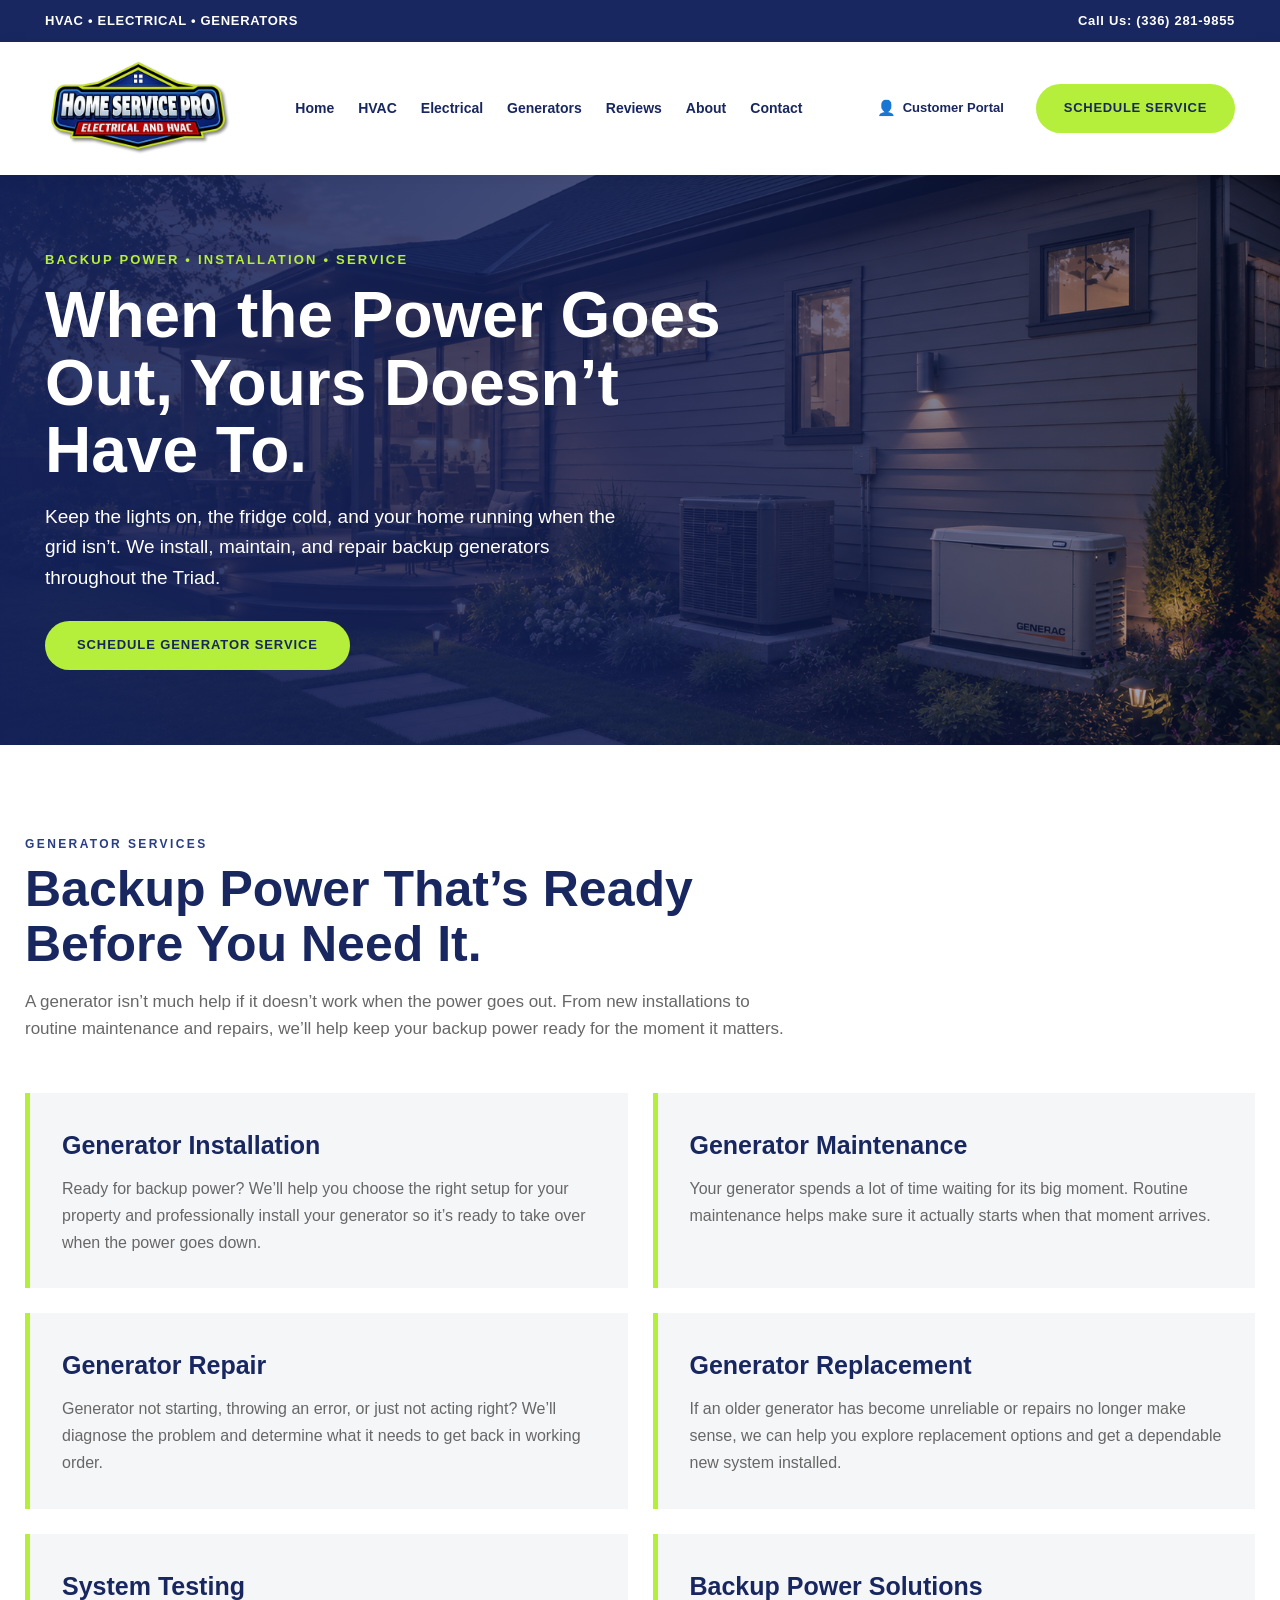
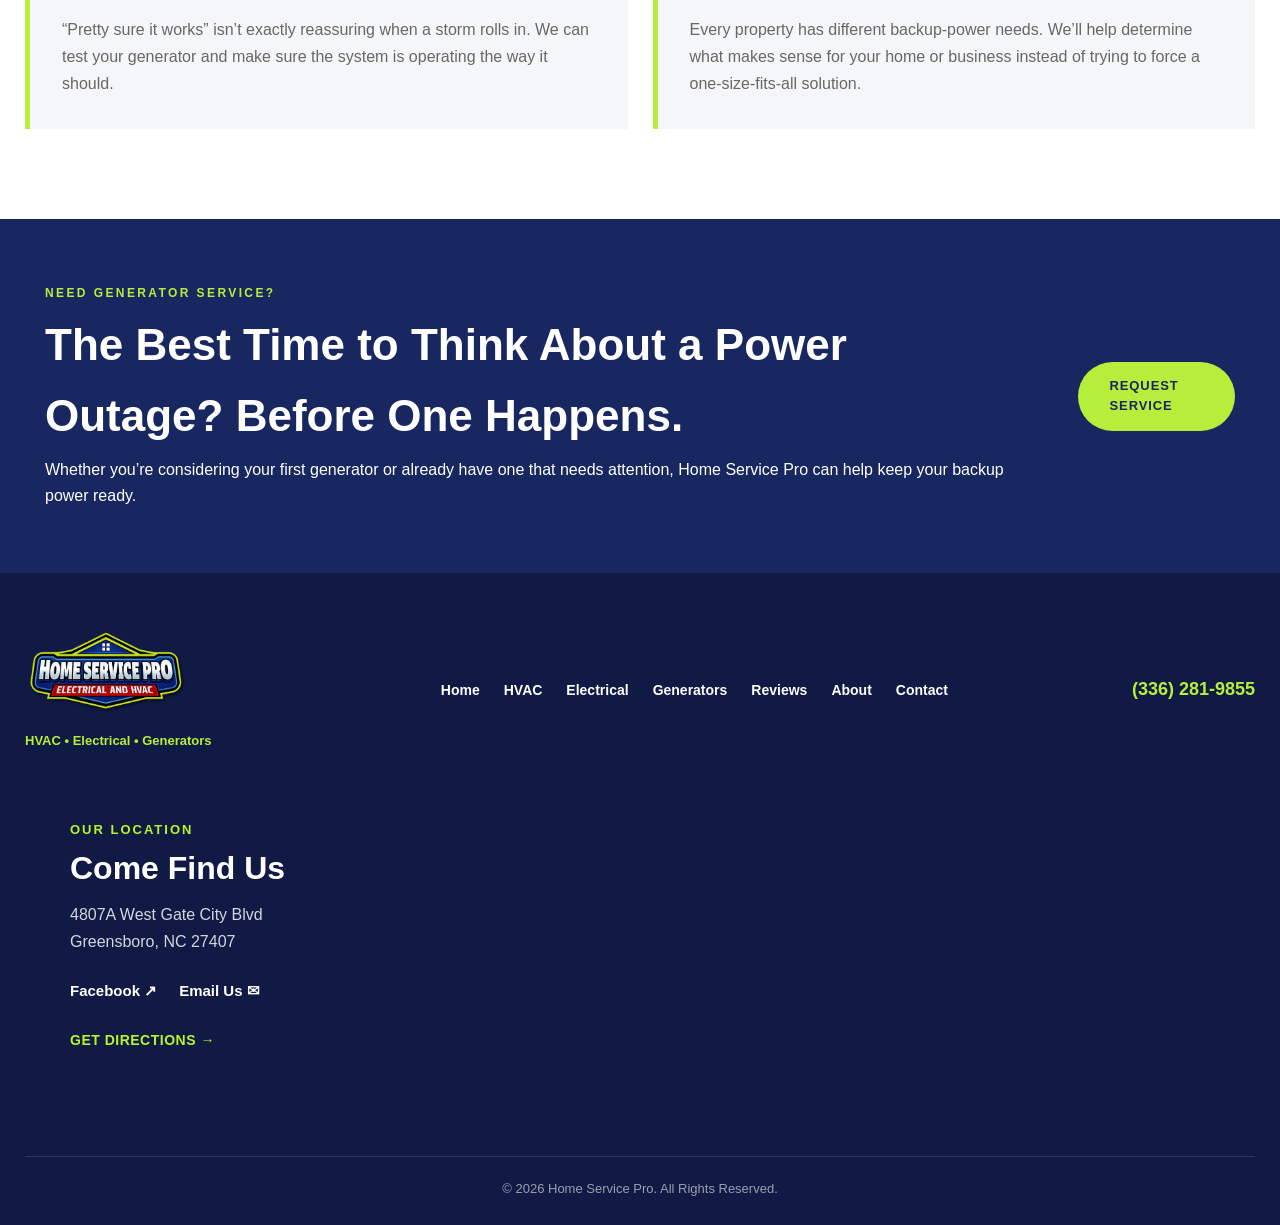
<file: pages/generators.html>
<!DOCTYPE html>
<html lang="en">

<head>

  <!-- Google tag (gtag.js) -->
<script async src="https://www.googletagmanager.com/gtag/js?id=G-JBB844G6HL"></script>
<script>
  window.dataLayer = window.dataLayer || [];
  function gtag(){dataLayer.push(arguments);}
  gtag('js', new Date());

  gtag('config', 'G-JBB844G6HL');
</script>


  <meta charset="UTF-8">

  <meta
    name="viewport"
    content="width=device-width, initial-scale=1.0"
  >

  <title>
    Generator Services | Home Service Pro
  </title>

  <meta
    name="description"
    content="Generator installation, maintenance, repair, and backup power services from Home Service Pro in Greensboro, NC and surrounding areas."
  >

  <link
    rel="stylesheet"
    href="../style.css"
  >
</head>


<body>


  <!-- TOP BAR -->

  <div class="top-bar">

    <div class="top-bar-inner">

      <span>
        HVAC • ELECTRICAL • GENERATORS
      </span>

      <a href="tel:3362819855">
        Call Us: (336) 281-9855
      </a>

    </div>

  </div>


  <!-- HEADER -->

  <header class="site-header">

    <div class="header-inner">


      <a
        href="../index.html"
        class="logo-link"
      >

        <img
          src="../images/logo.png"
          alt="Home Service Pro"
          class="logo"
        >

      </a>

      <button
  class="menu-toggle"
  id="menu-toggle"
  aria-label="Open navigation menu"
  aria-expanded="false"
>
  ☰
</button>

      <nav class="main-nav">

        <a href="../index.html">
          Home
        </a>

        <a href="hvac.html">
          HVAC
        </a>

        <a href="electrical.html">
          Electrical
        </a>

        <a href="generators.html">
          Generators
        </a>

        <a href="reviews.html">
          Reviews
        </a>

        <a href="about.html">
          About
        </a>

        <a href="contact.html">
          Contact
        </a>

      </nav>


      <div class="header-actions">
  <a
    href="https://homeservicepro.myservicetitan.com/"
    class="portal-button"
    target="_blank"
    rel="noopener noreferrer"
  >
    <span class="portal-icon">👤</span>
<span>Customer Portal</span>
  </a>

  <a href="pages/contact.html" class="schedule-button">
    Schedule Service
  </a>
</div>


    </div>

  </header>



  <main>


    <!-- INNER PAGE HERO -->

    <section class="inner-hero">

      <div class="inner-hero-overlay"></div>


      <div class="inner-hero-inner">

        <div class="inner-hero-content">

          <p class="eyebrow">
            BACKUP POWER • INSTALLATION • SERVICE
          </p>

          <h1>
            When the Power Goes Out, Yours Doesn’t Have To.
          </h1>

          <p>
            Keep the lights on, the fridge cold, and your home running when the grid isn’t. We install, maintain, and repair backup generators throughout the Triad.
          </p>

          <a
            href="contact.html"
            class="button green-button"
          >
            Schedule Generator Service
          </a>

        </div>

      </div>

    </section>



    <!-- INTRO -->

    <section class="inner-content-section">

      <div class="inner-content-wrapper">

        <div class="inner-heading">

          <p class="section-label">
            GENERATOR SERVICES
          </p>

          <h2>
            Backup Power That’s Ready Before You Need It.
          </h2>

          <p>
            A generator isn’t much help if it doesn’t work when the power goes out. From new installations to routine maintenance and repairs, we’ll help keep your backup power ready for the moment it matters.
          </p>

        </div>



        <div class="detail-grid">


          <article class="detail-card">

            <h3>
              Generator Installation
            </h3>

            <p>
              Ready for backup power? We’ll help you choose the right setup for your property and professionally install your generator so it’s ready to take over when the power goes down.
            </p>

          </article>


          <article class="detail-card">

            <h3>
              Generator Maintenance
            </h3>

            <p>
              Your generator spends a lot of time waiting for its big moment. Routine maintenance helps make sure it actually starts when that moment arrives.
            </p>

          </article>


          <article class="detail-card">

            <h3>
              Generator Repair
            </h3>

            <p>
              Generator not starting, throwing an error, or just not acting right? We’ll diagnose the problem and determine what it needs to get back in working order.
            </p>

          </article>


          <article class="detail-card">

            <h3>
              Generator Replacement
            </h3>

            <p>
              If an older generator has become unreliable or repairs no longer make sense, we can help you explore replacement options and get a dependable new system installed.
            </p>

          </article>


          <article class="detail-card">

            <h3>
              System Testing
            </h3>

            <p>
              “Pretty sure it works” isn’t exactly reassuring when a storm rolls in. We can test your generator and make sure the system is operating the way it should.
            </p>

          </article>


          <article class="detail-card">

            <h3>
              Backup Power Solutions
            </h3>

            <p>
              Every property has different backup-power needs. We’ll help determine what makes sense for your home or business instead of trying to force a one-size-fits-all solution.
            </p>

          </article>


        </div>

      </div>

    </section>



    <!-- CTA -->

    <section class="cta-section">

      <div>

        <p class="cta-label">
          NEED GENERATOR SERVICE?
        </p>

        <h2>
          The Best Time to Think About a Power Outage? Before One Happens.
        </h2>

        <p>
          Whether you’re considering your first generator or already have one that needs attention, Home Service Pro can help keep your backup power ready.
        </p>

      </div>


      <a
        href="contact.html"
        class="button green-button"
      >
        Request Service
      </a>

    </section>


  </main>



  <!-- FOOTER -->

  <footer class="site-footer">

    <div class="footer-inner">


      <div class="footer-brand">

        <img
          src="../images/logo.png"
          alt="Home Service Pro"
          class="footer-logo"
        >

        <p>
          HVAC • Electrical • Generators
        </p>

      </div>


      <div class="footer-links">

        <a href="../index.html">
          Home
        </a>

        <a href="hvac.html">
          HVAC
        </a>

        <a href="electrical.html">
          Electrical
        </a>

        <a href="generators.html">
          Generators
        </a>

        <a href="reviews.html">
          Reviews
        </a>

        <a href="about.html">
          About
        </a>

        <a href="contact.html">
          Contact
        </a>

      </div>


      <div class="footer-contact">

        <a href="tel:3362819855">
          (336) 281-9855
        </a>

      </div>


    </div>

    <div class="footer-location">

    <div class="footer-location-info">

        <span class="footer-label">OUR LOCATION</span>

        <h3>Come Find Us</h3>

        <p>
            4807A West Gate City Blvd<br>
            Greensboro, NC 27407
        </p>

        <div class="footer-connect">

            <a
                href="https://www.facebook.com/profile.php?id=61556235533301"
                target="_blank"
                rel="noopener noreferrer"
            >
                Facebook ↗
            </a>

            <a href="mailto:account@callhsp.com">
                Email Us ✉
            </a>

        </div>

        <a
            href="https://www.google.com/maps/search/?api=1&query=Home+Service+Pro+4807A+West+Gate+City+Blvd+Greensboro+NC+27407"
            target="_blank"
            rel="noopener noreferrer"
            class="footer-directions"
        >
            GET DIRECTIONS →
        </a>

    </div>


    <div class="footer-map">

        <iframe
            src="https://www.google.com/maps/embed?pb=!1m18!1m12!1m3!1d3226.717516644356!2d-79.87322392419678!3d36.027190972477655!2m3!1f0!2f0!3f0!3m2!1i1024!2i768!4f13.1!3m3!1m2!1s0x29678ef74b9825e1%3A0x461593a3b829c437!2sHome%20Service%20Pro!5e0!3m2!1sen!2sus!4v1788477039872!5m2!1sen!2sus"
            loading="lazy"
            allowfullscreen
            referrerpolicy="strict-origin-when-cross-origin"
            title="Home Service Pro location on Google Maps">
        </iframe>

    </div>

</div>

    <div class="footer-bottom">

      © <span id="year"></span>
      Home Service Pro.
      All Rights Reserved.

    </div>

  </footer>


  <script src="../script.js"></script>


</body>

</html>
</file>
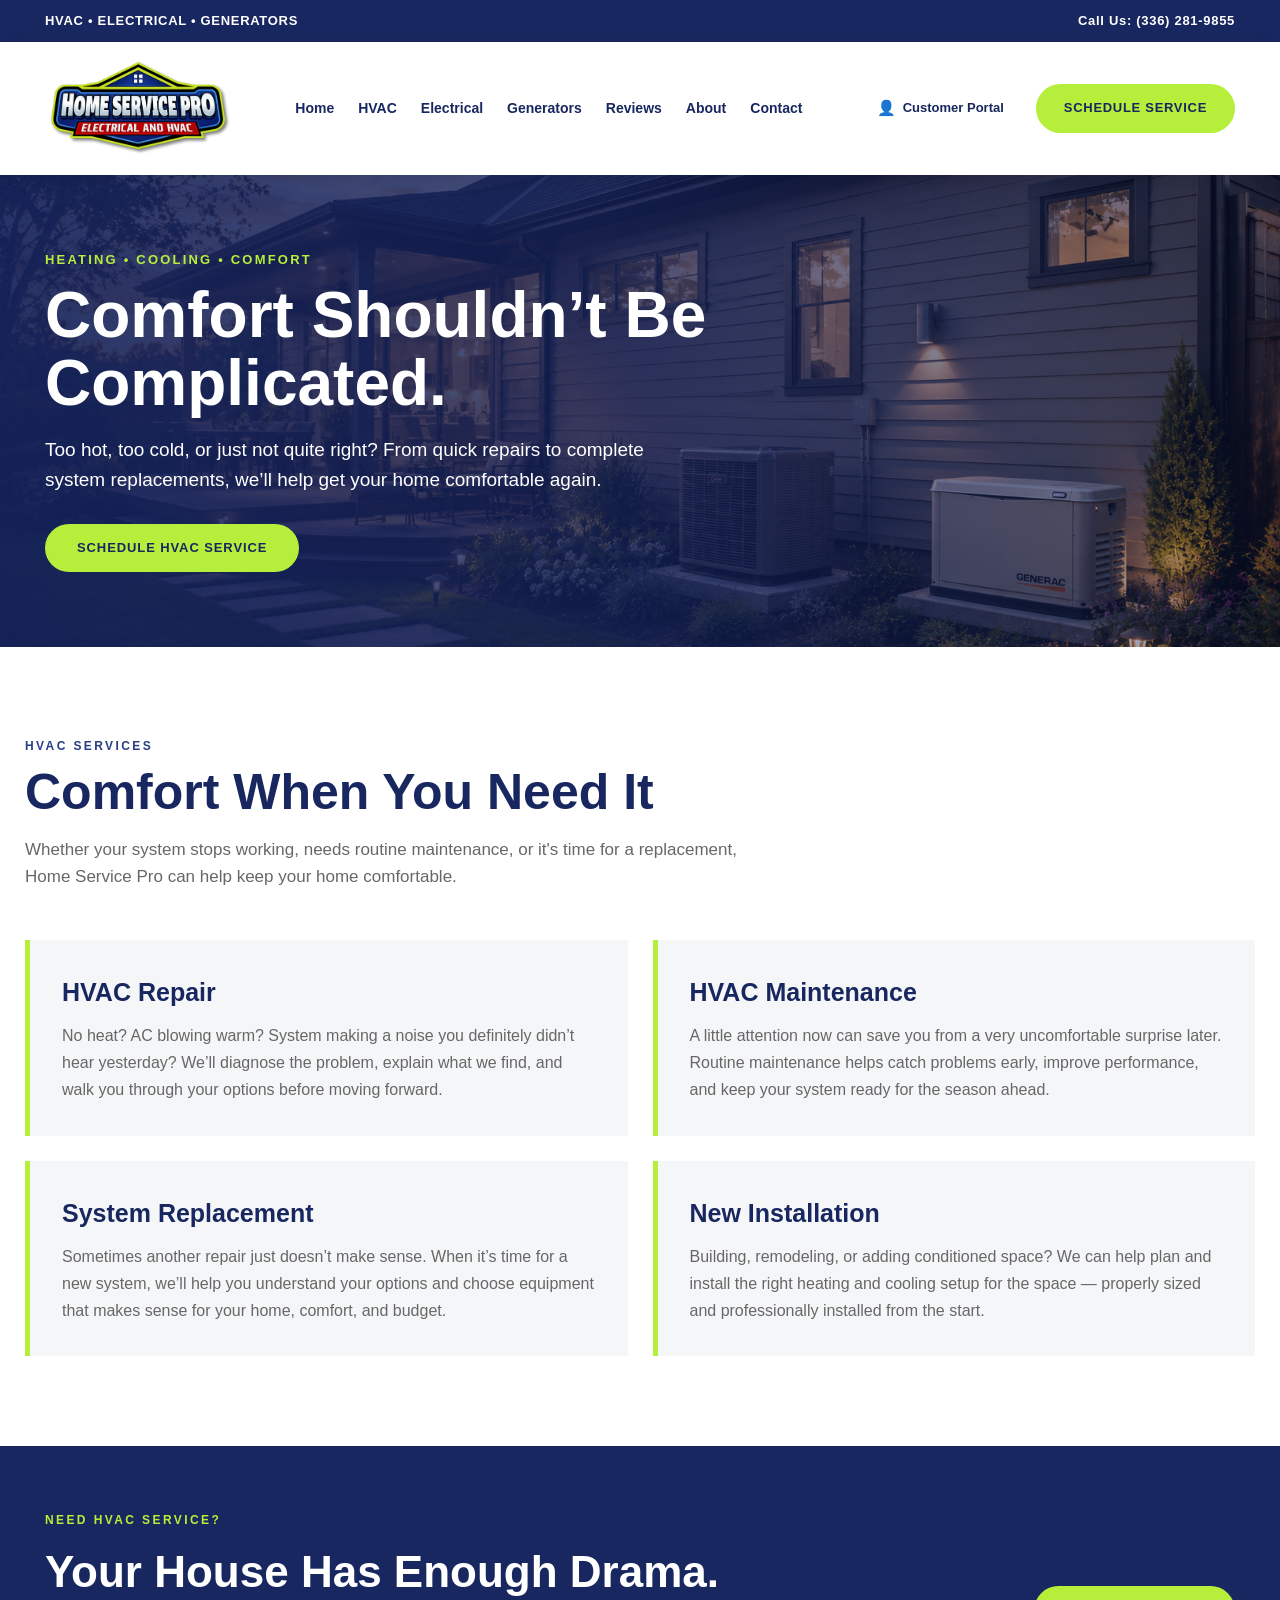
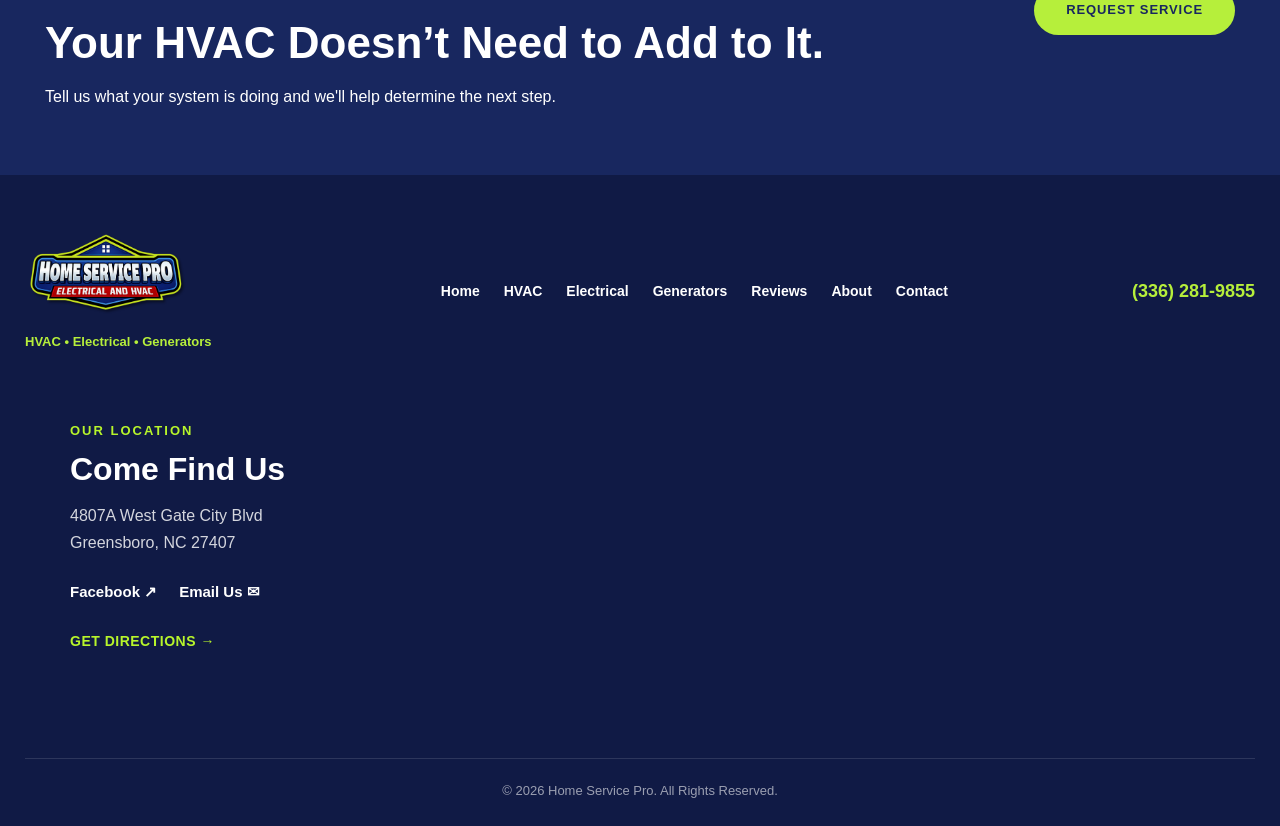
<file: pages/hvac.html>
<!DOCTYPE html>
<html lang="en">

<head>

	<!-- Google tag (gtag.js) -->
<script async src="https://www.googletagmanager.com/gtag/js?id=G-JBB844G6HL"></script>
<script>
  window.dataLayer = window.dataLayer || [];
  function gtag(){dataLayer.push(arguments);}
  gtag('js', new Date());

  gtag('config', 'G-JBB844G6HL');
</script>


	<meta charset="UTF-8">
	<meta name="viewport" content="width=device-width, initial-scale=1.0">
	<title>HVAC Services | Home Service Pro</title>
	<meta name="description" content="HVAC repair, maintenance, replacement, and installation services from Home Service Pro in Greensboro, NC and surrounding areas.">
	<link rel="stylesheet" href="../style.css">
</head>

<body>
	<div class="top-bar">
		<div class="top-bar-inner">
			<span>HVAC • ELECTRICAL • GENERATORS</span>
			<a href="tel:3362819855">Call Us: (336) 281-9855</a>
		</div>
	</div>

	<header class="site-header">
		<div class="header-inner">
			<a href="../index.html" class="logo-link">
				<img src="../images/logo.png" alt="Home Service Pro" class="logo">
			
                <button
  class="menu-toggle"
  id="menu-toggle"
  aria-label="Open navigation menu"
  aria-expanded="false"
>
  ☰
</button>
            
            </a>
			<nav class="main-nav">
				<a href="../index.html">Home</a>
				<a href="hvac.html">HVAC</a>
				<a href="electrical.html">Electrical</a>
				<a href="generators.html">Generators</a>
				<a href="reviews.html">Reviews</a>
				<a href="about.html">About</a>
				<a href="contact.html">Contact</a>
			</nav>
			<div class="header-actions">
  <a
    href="https://homeservicepro.myservicetitan.com/"
    class="portal-button"
    target="_blank"
    rel="noopener noreferrer"
  >
    <span class="portal-icon">👤</span>
<span>Customer Portal</span>
  </a>

  <a href="pages/contact.html" class="schedule-button">
    Schedule Service
  </a>
</div>
	</header>

	<main>
		<section class="inner-hero">
			<div class="inner-hero-overlay"></div>
			<div class="inner-hero-inner">
				<div class="inner-hero-content">
					<p class="eyebrow">HEATING • COOLING • COMFORT</p>
					<h1>Comfort Shouldn’t Be Complicated.</h1>
					<p>Too hot, too cold, or just not quite right? From quick repairs to complete system replacements, we’ll help get your home comfortable again.</p>
					<a href="contact.html" class="button green-button">Schedule HVAC Service</a>
				</div>
			</div>
		</section>

		<section class="inner-content-section">
			<div class="inner-content-wrapper">
				<div class="inner-heading">
					<p class="section-label">HVAC SERVICES</p>
					<h2>Comfort When You Need It</h2>
					<p>Whether your system stops working, needs routine maintenance, or it's time for a replacement, Home Service Pro can help keep your home comfortable.</p>
				</div>
				<div class="detail-grid">
					<article class="detail-card">
						<h3>HVAC Repair</h3>
						<p>No heat? AC blowing warm? System making a noise you definitely didn’t hear yesterday? We’ll diagnose the problem, explain what we find, and walk you through your options before moving forward.</p>
					</article>
					<article class="detail-card">
						<h3>HVAC Maintenance</h3>
						<p>A little attention now can save you from a very uncomfortable surprise later. Routine maintenance helps catch problems early, improve performance, and keep your system ready for the season ahead.</p>
					</article>
					<article class="detail-card">
						<h3>System Replacement</h3>
						<p>Sometimes another repair just doesn’t make sense. When it’s time for a new system, we’ll help you understand your options and choose equipment that makes sense for your home, comfort, and budget.</p>
					</article>
					<article class="detail-card">
						<h3>New Installation</h3>
						<p>Building, remodeling, or adding conditioned space? We can help plan and install the right heating and cooling setup for the space — properly sized and professionally installed from the start.</p>
					</article>
				</div>
			</div>
		</section>

		<section class="cta-section">
			<div>
				<p class="cta-label">NEED HVAC SERVICE?</p>
				<h2>Your House Has Enough Drama. <br> Your HVAC Doesn’t Need to Add to It.</h2>
				<p>Tell us what your system is doing and we'll help determine the next step.</p>
			</div>
			<a href="contact.html" class="button green-button">Request Service</a>
		</section>
	</main>

	<footer class="site-footer">
		<div class="footer-inner">
			<div class="footer-brand">
				<img src="../images/logo.png" alt="Home Service Pro" class="footer-logo">
				<p>HVAC • Electrical • Generators</p>
			</div>
			<div class="footer-links">
				<a href="../index.html">Home</a>
				<a href="hvac.html">HVAC</a>
				<a href="electrical.html">Electrical</a>
				<a href="generators.html">Generators</a>
				<a href="reviews.html">Reviews</a>
				<a href="about.html">About</a>
				<a href="contact.html">Contact</a>
			</div>
			<div class="footer-contact">
				<a href="tel:3362819855">(336) 281-9855</a>
			</div>
		</div>

		<div class="footer-location">

    <div class="footer-location-info">

        <span class="footer-label">OUR LOCATION</span>

        <h3>Come Find Us</h3>

        <p>
            4807A West Gate City Blvd<br>
            Greensboro, NC 27407
        </p>

        <div class="footer-connect">

            <a
                href="https://www.facebook.com/profile.php?id=61556235533301"
                target="_blank"
                rel="noopener noreferrer"
            >
                Facebook ↗
            </a>

            <a href="mailto:account@callhsp.com">
                Email Us ✉
            </a>

        </div>

        <a
            href="https://www.google.com/maps/search/?api=1&query=Home+Service+Pro+4807A+West+Gate+City+Blvd+Greensboro+NC+27407"
            target="_blank"
            rel="noopener noreferrer"
            class="footer-directions"
        >
            GET DIRECTIONS →
        </a>

    </div>


    <div class="footer-map">

        <iframe
            src="https://www.google.com/maps/embed?pb=!1m18!1m12!1m3!1d3226.717516644356!2d-79.87322392419678!3d36.027190972477655!2m3!1f0!2f0!3f0!3m2!1i1024!2i768!4f13.1!3m3!1m2!1s0x29678ef74b9825e1%3A0x461593a3b829c437!2sHome%20Service%20Pro!5e0!3m2!1sen!2sus!4v1788477039872!5m2!1sen!2sus"
            loading="lazy"
            allowfullscreen
            referrerpolicy="strict-origin-when-cross-origin"
            title="Home Service Pro location on Google Maps">
        </iframe>

    </div>

</div>

		<div class="footer-bottom">© <span id="year"></span> Home Service Pro. All Rights Reserved.</div>
	</footer>

	<script src="../script.js"></script>
</body>

</html>
</file>
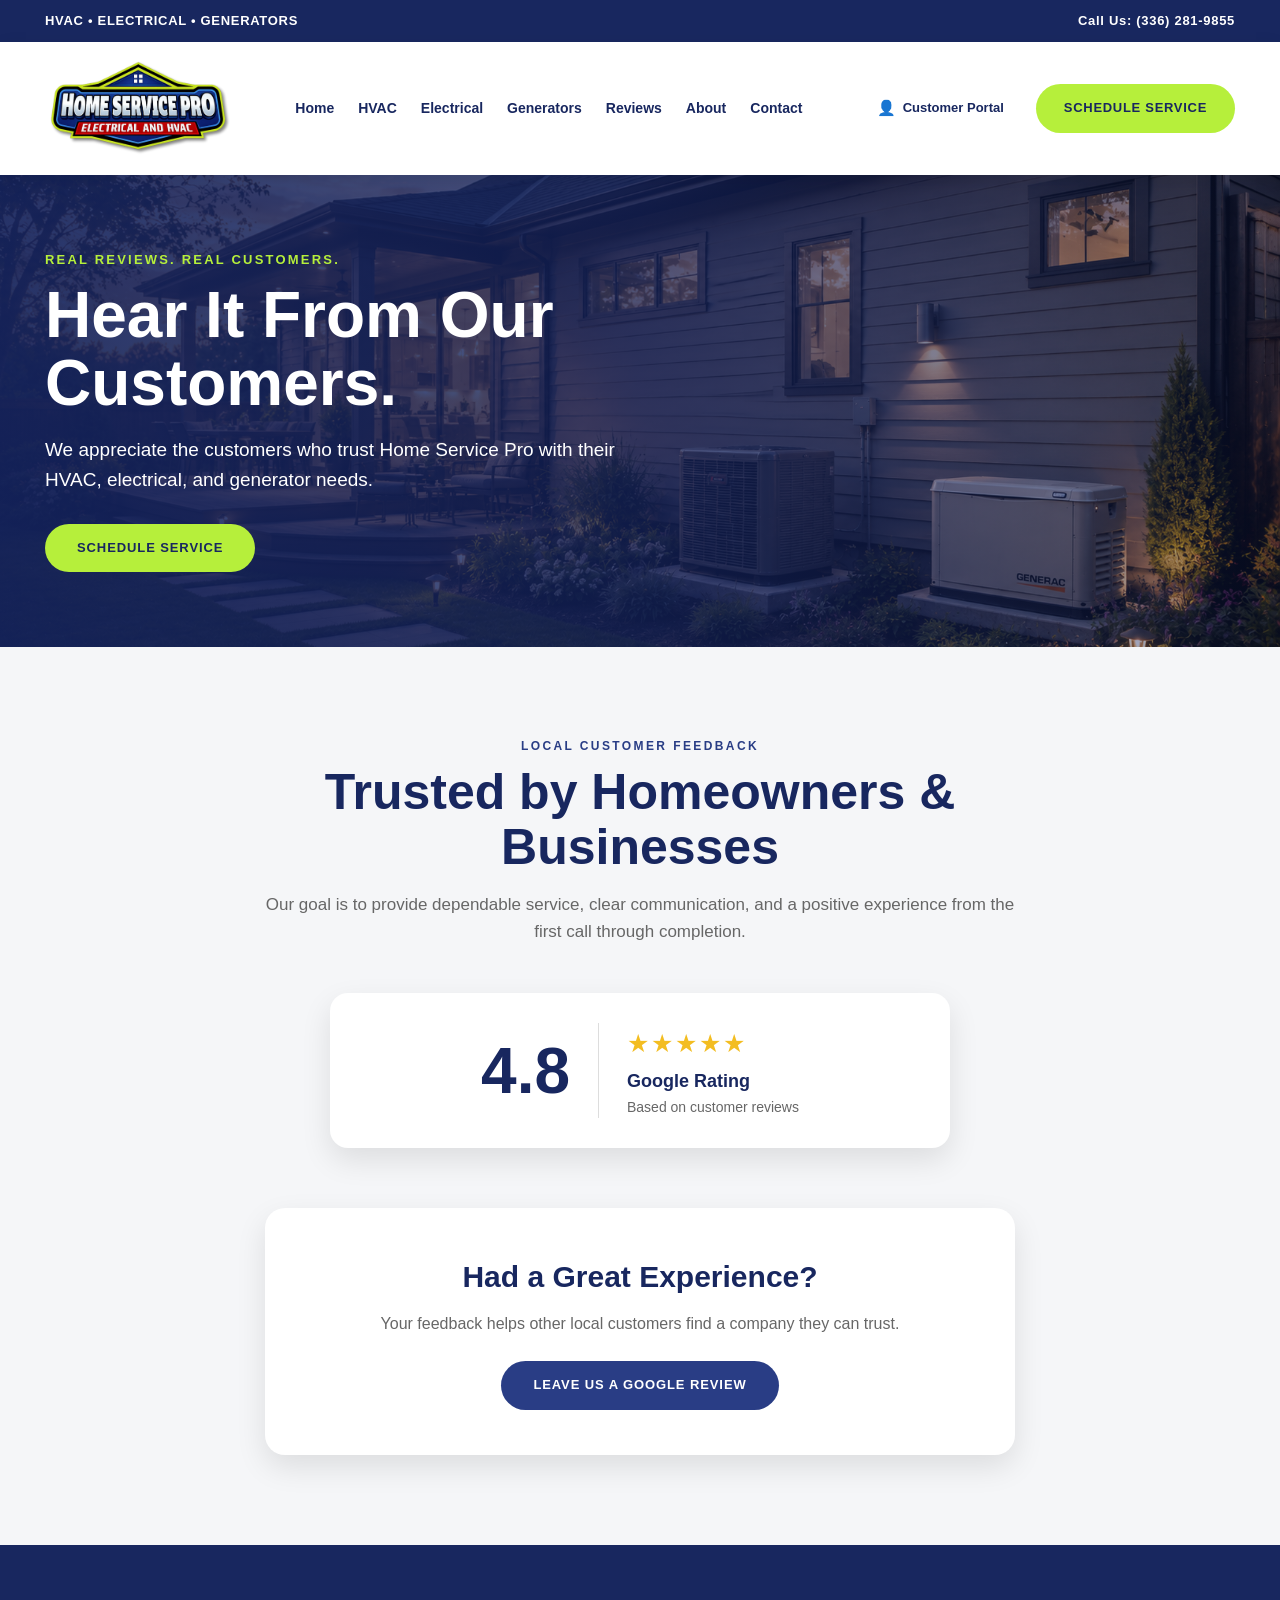
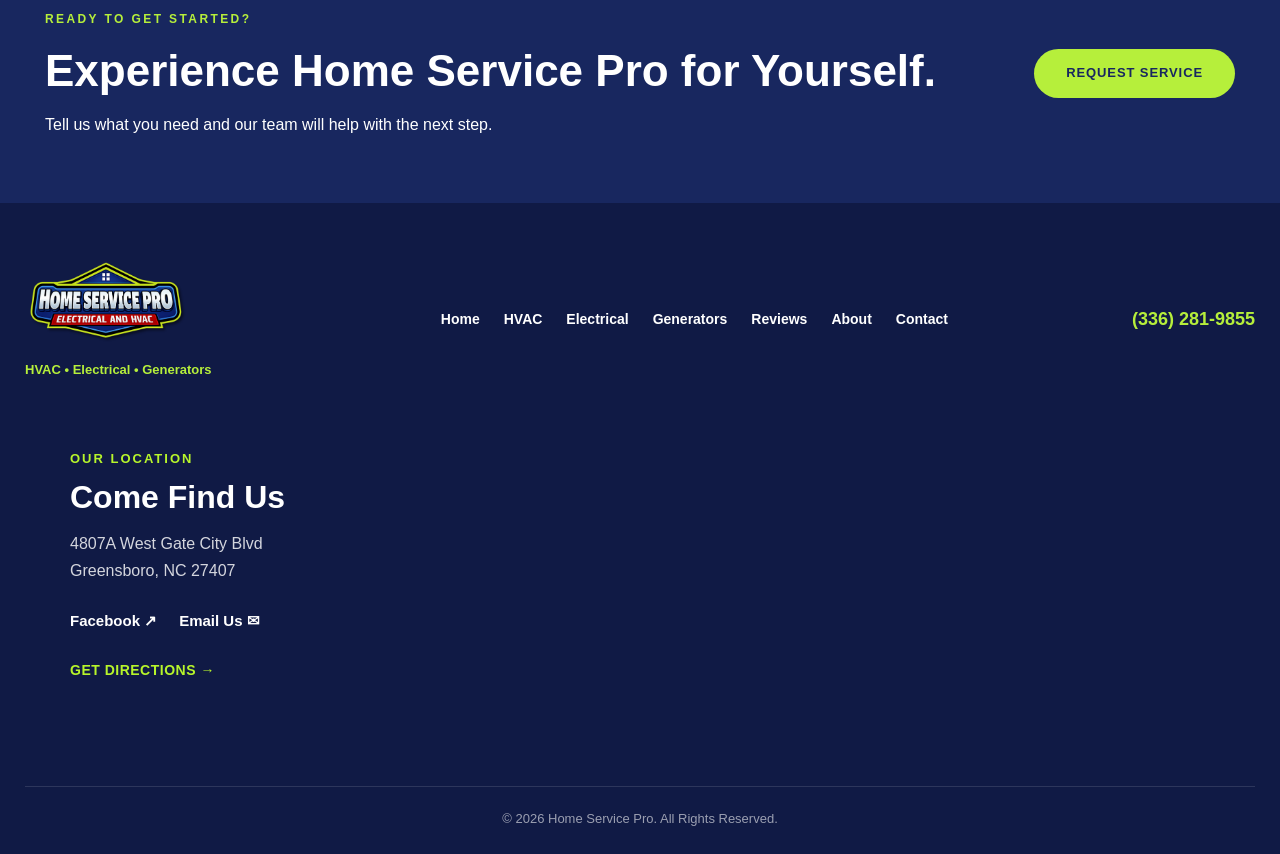
<file: pages/reviews.html>
<!DOCTYPE html>
<html lang="en">

<head>

  <!-- Google tag (gtag.js) -->
<script async src="https://www.googletagmanager.com/gtag/js?id=G-JBB844G6HL"></script>
<script>
  window.dataLayer = window.dataLayer || [];
  function gtag(){dataLayer.push(arguments);}
  gtag('js', new Date());

  gtag('config', 'G-JBB844G6HL');
</script>

  <meta charset="UTF-8">


  <meta
    name="viewport"
    content="width=device-width, initial-scale=1.0"
  >

  <title>
    Reviews | Home Service Pro
  </title>

  <meta
    name="description"
    content="Read customer reviews for Home Service Pro HVAC, electrical, and generator services in Greensboro, NC and surrounding areas."
  >

  <link
    rel="stylesheet"
    href="../style.css"
  >
</head>


<body>


  <!-- TOP BAR -->

  <div class="top-bar">

    <div class="top-bar-inner">

      <span>
        HVAC • ELECTRICAL • GENERATORS
      </span>

      <a href="tel:3362819855">
        Call Us: (336) 281-9855
      </a>

    </div>

  </div>


  <!-- HEADER -->

  <header class="site-header">

    <div class="header-inner">


      <a
        href="../index.html"
        class="logo-link"
      >

        <img
          src="../images/logo.png"
          alt="Home Service Pro"
          class="logo"
        >

      </a>

      <button
  class="menu-toggle"
  id="menu-toggle"
  aria-label="Open navigation menu"
  aria-expanded="false"
>
  ☰
</button>

      <nav class="main-nav">

        <a href="../index.html">
          Home
        </a>

        <a href="hvac.html">
          HVAC
        </a>

        <a href="electrical.html">
          Electrical
        </a>

        <a href="generators.html">
          Generators
        </a>

        <a href="reviews.html">
          Reviews
        </a>

        <a href="about.html">
          About
        </a>

        <a href="contact.html">
          Contact
        </a>

      </nav>


      <div class="header-actions">
  <a
    href="https://homeservicepro.myservicetitan.com/"
    class="portal-button"
    target="_blank"
    rel="noopener noreferrer"
  >
    <span class="portal-icon">👤</span>
<span>Customer Portal</span>
  </a>

  <a href="pages/contact.html" class="schedule-button">
    Schedule Service
  </a>
</div>

  </header>



  <main>


    <!-- HERO -->

    <section class="inner-hero">

      <div class="inner-hero-overlay"></div>


      <div class="inner-hero-inner">

        <div class="inner-hero-content">

          <p class="eyebrow">
            REAL REVIEWS. REAL CUSTOMERS.
          </p>

          <h1>
            Hear It From Our Customers.
          </h1>

          <p>
            We appreciate the customers who trust Home Service Pro
            with their HVAC, electrical, and generator needs.
          </p>

          <a
            href="contact.html"
            class="button green-button"
          >
            Schedule Service
          </a>

        </div>

      </div>

    </section>



    <!-- REVIEW INTRO -->

    <section class="review-page-section">

      <div class="inner-content-wrapper">


        <div class="section-heading">

          <p class="section-label">
            LOCAL CUSTOMER FEEDBACK
          </p>

          <h2>
            Trusted by Homeowners & Businesses
          </h2>

          <p>
            Our goal is to provide dependable service,
            clear communication, and a positive experience
            from the first call through completion.
          </p>

        </div>



        <!-- RATING SUMMARY -->

        <div class="rating-summary">

          <div class="rating-number">
            4.8
          </div>

          <div class="rating-details">

            <div class="rating-stars">
              ★★★★★
            </div>

            <strong>
              Google Rating
            </strong>

            <p>
              Based on customer reviews
            </p>

          </div>

        </div>



        <!-- REVIEW GRID -->

        <!-- Live Google Reviews -->
<div class="live-google-reviews">
  <div
    class="sk-ww-google-reviews"
    data-embed-id="25709834"
  ></div>

  <script
    src="https://widgets.sociablekit.com/google-reviews/widget.js"
    defer
  ></script>
</div>



        <!-- REVIEW CTA -->

        <div class="review-action">

          <h3>
            Had a Great Experience?
          </h3>

          <p>
            Your feedback helps other local customers
            find a company they can trust.
          </p>

          <a
  href="https://g.page/r/CTfEKbijkxVGEAI/review"
  target="_blank"
  rel="noopener noreferrer"
  class="button blue-button"
>
  Leave Us a Google Review
</a>
        </div>


      </div>

    </section>



    <!-- CTA -->

    <section class="cta-section">

      <div>

        <p class="cta-label">
          READY TO GET STARTED?
        </p>

        <h2>
          Experience Home Service Pro for Yourself.
        </h2>

        <p>
          Tell us what you need and our team will help
          with the next step.
        </p>

      </div>


      <a
        href="contact.html"
        class="button green-button"
      >
        Request Service
      </a>

    </section>


  </main>



  <!-- FOOTER -->

  <footer class="site-footer">

    <div class="footer-inner">


      <div class="footer-brand">

        <img
          src="../images/logo.png"
          alt="Home Service Pro"
          class="footer-logo"
        >

        <p>
          HVAC • Electrical • Generators
        </p>

      </div>


      <div class="footer-links">

        <a href="../index.html">
          Home
        </a>

        <a href="hvac.html">
          HVAC
        </a>

        <a href="electrical.html">
          Electrical
        </a>

        <a href="generators.html">
          Generators
        </a>

        <a href="reviews.html">
          Reviews
        </a>

        <a href="about.html">
          About
        </a>

        <a href="contact.html">
          Contact
        </a>

      </div>


      <div class="footer-contact">

        <a href="tel:3362819855">
          (336) 281-9855
        </a>

      </div>


    </div>


    <div class="footer-location">

    <div class="footer-location-info">

        <span class="footer-label">OUR LOCATION</span>

        <h3>Come Find Us</h3>

        <p>
            4807A West Gate City Blvd<br>
            Greensboro, NC 27407
        </p>

        <div class="footer-connect">

            <a
                href="https://www.facebook.com/profile.php?id=61556235533301"
                target="_blank"
                rel="noopener noreferrer"
            >
                Facebook ↗
            </a>

            <a href="mailto:account@callhsp.com">
                Email Us ✉
            </a>

        </div>

        <a
            href="https://www.google.com/maps/search/?api=1&query=Home+Service+Pro+4807A+West+Gate+City+Blvd+Greensboro+NC+27407"
            target="_blank"
            rel="noopener noreferrer"
            class="footer-directions"
        >
            GET DIRECTIONS →
        </a>

    </div>


    <div class="footer-map">

        <iframe
            src="https://www.google.com/maps/embed?pb=!1m18!1m12!1m3!1d3226.717516644356!2d-79.87322392419678!3d36.027190972477655!2m3!1f0!2f0!3f0!3m2!1i1024!2i768!4f13.1!3m3!1m2!1s0x29678ef74b9825e1%3A0x461593a3b829c437!2sHome%20Service%20Pro!5e0!3m2!1sen!2sus!4v1788477039872!5m2!1sen!2sus"
            loading="lazy"
            allowfullscreen
            referrerpolicy="strict-origin-when-cross-origin"
            title="Home Service Pro location on Google Maps">
        </iframe>

    </div>

</div>


    <div class="footer-bottom">

      © <span id="year"></span>
      Home Service Pro.
      All Rights Reserved.

    </div>

  </footer>


  <script src="../script.js"></script>


</body>

</html>
</file>
<file: style.css>
/* =========================================
   HOME SERVICE PRO
   MAIN STYLESHEET
========================================= */

:root {
  --blue: #293d85;
  --blue-dark: #18275f;
  --blue-light: #435ca3;

  --green: #b6ef3b;
  --green-dark: #9bd125;

  --white: #ffffff;
  --light: #f5f6f8;
  --gray: #676767;
  --dark: #202020;

  --max-width: 1240px;

  --shadow:
    0 12px 30px rgba(0, 0, 0, 0.10);
}


/* RESET */

* {
  margin: 0;
  padding: 0;
  box-sizing: border-box;
}


html {
  scroll-behavior: smooth;
}


body {
  font-family:
    Arial,
    Helvetica,
    sans-serif;

  background: var(--white);

  color: var(--dark);

  line-height: 1.6;
}


img {
  display: block;

  max-width: 100%;
}


a {
  text-decoration: none;
}


/* =========================================
   TOP BAR
========================================= */

.top-bar {
  width: 100%;

  background: var(--blue-dark);

  color: var(--white);
}


.top-bar-inner {
  width: 100%;
  max-width: var(--max-width);

  min-height: 42px;

  margin: auto;

  padding: 8px 25px;

  display: flex;

  align-items: center;

  justify-content: space-between;

  gap: 30px;

  font-size: 13px;

  font-weight: 700;

  letter-spacing: 0.7px;
}


.top-bar a {
  color: var(--white);
}


.top-bar a:hover {
  color: var(--green);
}


/* =========================================
   HEADER
========================================= */

.site-header {
  width: 100%;

  background: var(--white);

  box-shadow:
    0 4px 16px rgba(0, 0, 0, 0.08);

  position: relative;

  z-index: 100;
}


.header-inner {
  width: 100%;
  max-width: var(--max-width);

  min-height: 110px;

  margin: auto;

  padding: 15px 25px;

  display: flex;

  align-items: center;

  justify-content: space-between;

  gap: 30px;
}


.logo {
  width: 190px;

  height: auto;
}


.main-nav {
  flex: 1;

  display: flex;

  align-items: center;

  justify-content: center;

  gap: 24px;
}


.main-nav a {
  color: var(--blue-dark);

  font-size: 14px;

  font-weight: 700;
}


.main-nav a:hover {
  color: var(--green-dark);
}


.schedule-button {
  display: inline-block;

  padding: 14px 28px;

  border-radius: 40px;

  background: var(--green);

  color: var(--blue-dark);

  font-size: 13px;

  font-weight: 800;

  text-transform: uppercase;

  letter-spacing: 0.7px;

  white-space: nowrap;
}


.schedule-button:hover {
  background: var(--green-dark);
}


/* =========================================
   HERO
========================================= */

.hero {
  width: 100%;

  min-height: 650px;

  background:
    url("images/hero.png");

  background-size: cover;

  background-position: center;

  background-repeat: no-repeat;

  position: relative;

  display: flex;

  align-items: center;
}


.hero-overlay {
  position: absolute;

  inset: 0;

  background:
    linear-gradient(
      90deg,
      rgba(20, 35, 94, 0.90) 0%,
      rgba(20, 35, 94, 0.78) 45%,
      rgba(20, 35, 94, 0.28) 100%
    );
}


.hero-inner {
  width: 100%;
  max-width: var(--max-width);

  margin: auto;

  padding: 80px 25px;

  position: relative;

  z-index: 2;
}


.hero-content {
  max-width: 720px;

  color: var(--white);
}


.eyebrow {
  margin-bottom: 12px;

  color: var(--green);

  font-size: 13px;

  font-weight: 800;

  letter-spacing: 2.2px;
}


.hero h1 {
  margin-bottom: 22px;

  font-size:
    clamp(
      48px,
      6vw,
      76px
    );

  line-height: 1.02;

  letter-spacing: -1.5px;
}


.hero-text {
  max-width: 640px;

  margin-bottom: 32px;

  font-size: 20px;

  line-height: 1.7;
}


.hero-buttons {
  display: flex;

  flex-wrap: wrap;

  gap: 15px;
}


/* =========================================
   BUTTONS
========================================= */

.button {
  display: inline-block;

  padding: 14px 32px;

  border-radius: 40px;

  font-size: 13px;

  font-weight: 800;

  text-transform: uppercase;

  letter-spacing: 0.9px;

  transition: 0.2s ease;
}


.green-button {
  background: var(--green);

  color: var(--blue-dark);
}


.green-button:hover {
  background: var(--green-dark);
}


.blue-button {
  background: var(--blue);

  color: var(--white);
}


.blue-button:hover {
  background: var(--blue-dark);
}


.outline-button {
  border: 2px solid var(--white);

  color: var(--white);

  background: transparent;
}


.outline-button:hover {
  background: var(--white);

  color: var(--blue-dark);
}


/* =========================================
   GENERAL HEADINGS
========================================= */

.section-heading {
  max-width: 760px;

  margin: 0 auto 48px;

  text-align: center;
}


.section-label {
  margin-bottom: 8px;

  color: var(--blue);

  font-size: 12px;

  font-weight: 800;

  letter-spacing: 2.4px;
}


.section-heading h2,
.why-content h2 {
  margin-bottom: 16px;

  color: var(--blue-dark);

  font-size:
    clamp(
      34px,
      4vw,
      50px
    );

  line-height: 1.1;
}


.section-heading p:not(.section-label),
.why-content p:not(.section-label) {
  color: var(--gray);

  font-size: 17px;
}


/* =========================================
   SERVICES
========================================= */

.services-section {
  width: 100%;

  padding: 90px 25px;

  background: var(--light);
}


.service-grid {
  width: 100%;

  max-width: var(--max-width);

  margin: auto;

  display: grid;

  grid-template-columns:
    repeat(3, 1fr);

  gap: 28px;
}


.service-card {
  min-height: 355px;

  padding: 38px 34px;

  background: var(--white);

  border-radius: 22px;

  box-shadow: var(--shadow);

  display: flex;

  flex-direction: column;

  transition: transform 0.2s ease;
}


.service-card:hover {
  transform: translateY(-6px);
}


.service-icon {
  width: 68px;

  height: 68px;

  margin-bottom: 22px;

  border-radius: 50%;

  background: var(--green);

  color: var(--blue-dark);

  display: flex;

  align-items: center;

  justify-content: center;

  font-size: 30px;

  font-weight: 800;
}


.service-card h3 {
  margin-bottom: 14px;

  color: var(--blue-dark);

  font-size: 29px;
}


.service-card p {
  margin-bottom: 26px;

  color: var(--gray);
}


.service-card a {
  margin-top: auto;

  color: var(--blue);

  font-weight: 800;
}


.service-card a:hover {
  color: var(--green-dark);
}


/* =========================================
   WHY SECTION
========================================= */

.why-section {
  width: 100%;

  padding: 90px 25px;

  background: var(--white);
}


.why-inner {
  width: 100%;

  max-width: var(--max-width);

  margin: auto;

  display: grid;

  grid-template-columns:
    0.9fr 1.1fr;

  gap: 70px;

  align-items: center;
}


.why-grid {
  display: grid;

  grid-template-columns: 1fr;

  gap: 18px;
}


.why-item {
  padding: 25px 28px;

  border-left:
    5px solid var(--green);

  background: var(--light);
}


.why-item strong {
  display: block;

  margin-bottom: 4px;

  color: var(--blue-dark);

  font-size: 21px;
}


.why-item span {
  color: var(--gray);
}


/* =========================================
   REVIEWS
========================================= */

.reviews-section {
  width: 100%;

  padding: 90px 25px;

  background: var(--blue);
}


.reviews-section .section-label {
  color: var(--green);
}


.reviews-section .section-heading h2 {
  color: var(--white);
}


.reviews-grid {
  width: 100%;

  max-width: var(--max-width);

  margin: auto;

  display: grid;

  grid-template-columns:
    repeat(3, 1fr);

  gap: 25px;
}


.review-card {
  padding: 32px;

  border-radius: 18px;

  background: var(--white);

  box-shadow: var(--shadow);
}


.stars {
  margin-bottom: 14px;

  color: #f3bd21;

  font-size: 23px;
}


.review-card p {
  margin-bottom: 18px;

  color: var(--gray);
}


.review-card strong {
  color: var(--blue-dark);
}


.center-button {
  margin-top: 38px;

  text-align: center;
}


.reviews-section .blue-button {
  background: var(--green);

  color: var(--blue-dark);
}


/* =========================================
   CTA
========================================= */

.cta-section {
  width: 100%;

  padding: 65px max(25px, calc((100% - 1240px) / 2 + 25px));

  background: var(--blue-dark);

  color: var(--white);

  display: flex;

  justify-content: space-between;

  align-items: center;

  gap: 40px;
}


.cta-label {
  margin-bottom: 7px;

  color: var(--green);

  font-size: 12px;

  font-weight: 800;

  letter-spacing: 2.4px;
}


.cta-section h2 {
  margin-bottom: 6px;

  font-size:
    clamp(
      30px,
      4vw,
      44px
    );
}


/* =========================================
   FOOTER
========================================= */

.site-footer {
  width: 100%;

  background: #101a45;

  color: var(--white);

  padding: 55px 25px 25px;
}


.footer-inner {
  width: 100%;

  max-width: var(--max-width);

  margin: auto;

  display: grid;

  grid-template-columns:
    1fr 1.5fr 0.7fr;

  gap: 35px;

  align-items: center;
}


.footer-logo {
  width: 165px;

  margin-bottom: 13px;
}


.footer-brand p {
  color: var(--green);

  font-size: 13px;

  font-weight: 700;
}


.footer-links {
  display: flex;

  flex-wrap: wrap;

  justify-content: center;

  gap: 18px 24px;
}


.footer-links a {
  color: var(--white);

  font-size: 14px;

  font-weight: 700;
}


.footer-links a:hover {
  color: var(--green);
}


.footer-contact {
  text-align: right;
}


.footer-contact a {
  color: var(--green);

  font-size: 18px;

  font-weight: 800;
}


.footer-bottom {
  width: 100%;

  max-width: var(--max-width);

  margin: 35px auto 0;

  padding-top: 22px;

  border-top:
    1px solid rgba(255, 255, 255, 0.12);

  text-align: center;

  color: rgba(255, 255, 255, 0.58);

  font-size: 13px;
}


/* =========================================
   TABLET
========================================= */

@media (max-width: 1000px) {

  .header-inner {
    flex-wrap: wrap;
  }


  .main-nav {
    order: 3;

    width: 100%;

    flex-basis: 100%;
  }


  .service-grid {
    grid-template-columns:
      repeat(2, 1fr);
  }


  .service-card:last-child {
    grid-column:
      1 / -1;
  }


  .why-inner {
    grid-template-columns: 1fr;

    gap: 40px;
  }


  .reviews-grid {
    grid-template-columns:
      repeat(2, 1fr);
  }


  .review-card:last-child {
    grid-column:
      1 / -1;
  }


  .footer-inner {
    grid-template-columns: 1fr;

    text-align: center;
  }


  .footer-logo {
    margin-left: auto;

    margin-right: auto;
  }


  .footer-contact {
    text-align: center;
  }

}


/* =========================================
   MOBILE
========================================= */

@media (max-width: 720px) {

  .top-bar-inner {
    flex-direction: column;

    gap: 2px;

    text-align: center;
  }


  .header-inner {
    flex-direction: column;

    text-align: center;
  }


  .logo {
    width: 165px;
  }


  .main-nav {
    order: initial;

    flex-basis: auto;

    flex-wrap: wrap;

    gap: 12px 17px;
  }


  .schedule-button {
    width: 100%;

    max-width: 300px;

    text-align: center;
  }


  .hero {
    min-height: 580px;
  }


  .hero-inner {
    padding:
      65px
      25px;
  }


  .hero h1 {
    font-size: 44px;
  }


  .hero-text {
    font-size: 17px;
  }


  .hero-buttons {
    flex-direction: column;
  }


  .button {
    text-align: center;
  }


  .service-grid {
    grid-template-columns: 1fr;
  }


  .service-card:last-child {
    grid-column: auto;
  }


  .reviews-grid {
    grid-template-columns: 1fr;
  }


  .review-card:last-child {
    grid-column: auto;
  }


  .cta-section {
    flex-direction: column;

    align-items: flex-start;

    padding:
      55px
      25px;
  }

}

/* =========================================
   INNER PAGE HERO
========================================= */

.inner-hero {
  width: 100%;

  min-height: 470px;

  background:
    url("images/hero.png");

  background-size: cover;

  background-position: center;

  background-repeat: no-repeat;

  position: relative;

  display: flex;

  align-items: center;
}


.inner-hero-overlay {
  position: absolute;

  inset: 0;

  background:
    linear-gradient(
      90deg,
      rgba(20, 35, 94, 0.92) 0%,
      rgba(20, 35, 94, 0.75) 50%,
      rgba(20, 35, 94, 0.30) 100%
    );
}


.inner-hero-inner {
  width: 100%;

  max-width: var(--max-width);

  margin: auto;

  padding: 75px 25px;

  position: relative;

  z-index: 2;
}


.inner-hero-content {
  max-width: 680px;

  color: var(--white);
}


.inner-hero h1 {
  margin-bottom: 18px;

  font-size:
    clamp(
      42px,
      5vw,
      64px
    );

  line-height: 1.05;
}


.inner-hero-content > p:not(.eyebrow) {
  max-width: 600px;

  margin-bottom: 28px;

  font-size: 19px;
}


/* =========================================
   INNER CONTENT
========================================= */

.inner-content-section {
  width: 100%;

  padding: 90px 25px;

  background: var(--white);
}


.inner-content-wrapper {
  width: 100%;

  max-width: var(--max-width);

  margin: auto;
}


.inner-heading {
  max-width: 760px;

  margin-bottom: 50px;
}


.inner-heading h2 {
  margin-bottom: 16px;

  color: var(--blue-dark);

  font-size:
    clamp(
      34px,
      4vw,
      50px
    );

  line-height: 1.1;
}


.inner-heading p:not(.section-label) {
  color: var(--gray);

  font-size: 17px;
}


/* DETAIL CARDS */

.detail-grid {
  display: grid;

  grid-template-columns:
    repeat(2, 1fr);

  gap: 25px;
}


.detail-card {
  padding: 32px;

  background: var(--light);

  border-left:
    5px solid var(--green);
}


.detail-card h3 {
  margin-bottom: 10px;

  color: var(--blue-dark);

  font-size: 25px;
}


.detail-card p {
  color: var(--gray);

  line-height: 1.7;
}


/* MOBILE INNER PAGES */

@media (max-width: 720px) {

  .inner-hero {
    min-height: 430px;
  }


  .inner-hero-inner {
    padding:
      60px
      25px;
  }


  .inner-hero h1 {
    font-size: 42px;
  }


  .detail-grid {
    grid-template-columns: 1fr;
  }

}

/* =========================================
   CONTACT PAGE
========================================= */

.contact-section {
  width: 100%;

  padding: 90px 25px;

  background: var(--light);
}


.contact-wrapper {
  width: 100%;

  max-width: var(--max-width);

  margin: auto;

  display: grid;

  grid-template-columns:
    0.8fr 1.2fr;

  gap: 70px;

  align-items: start;
}


.contact-info h2 {
  margin-bottom: 18px;

  color: var(--blue-dark);

  font-size:
    clamp(
      36px,
      4vw,
      50px
    );

  line-height: 1.1;
}


.contact-intro {
  margin-bottom: 35px;

  color: var(--gray);

  font-size: 17px;
}


.contact-info-box {
  margin-bottom: 18px;

  padding: 22px 24px;

  background: var(--white);

  border-left:
    5px solid var(--green);
}


.contact-info-box span {
  display: block;

  margin-bottom: 5px;

  color: var(--blue);

  font-size: 11px;

  font-weight: 800;

  letter-spacing: 1.6px;
}


.contact-info-box a {
  color: var(--blue-dark);

  font-size: 21px;

  font-weight: 800;
}


.contact-info-box p {
  color: var(--gray);

  font-size: 16px;
}


/* FORM */

.contact-form-card {
  padding: 38px;

  background: var(--white);

  border-radius: 20px;

  box-shadow: var(--shadow);
}


.contact-form {
  width: 100%;
}


.form-row {
  display: grid;

  grid-template-columns:
    repeat(2, 1fr);

  gap: 20px;
}


.form-group {
  margin-bottom: 20px;
}


.form-group label {
  display: block;

  margin-bottom: 7px;

  color: var(--blue-dark);

  font-size: 14px;

  font-weight: 800;
}


.form-group input,
.form-group select,
.form-group textarea {
  width: 100%;

  padding: 14px 15px;

  border:
    1px solid #d5d7dc;

  border-radius: 8px;

  background: var(--white);

  color: var(--dark);

  font-family: inherit;

  font-size: 16px;

  outline: none;
}


.form-group input:focus,
.form-group select:focus,
.form-group textarea:focus {
  border-color: var(--blue);

  box-shadow:
    0 0 0 3px rgba(41, 61, 133, 0.10);
}


.form-group textarea {
  resize: vertical;
}


.form-submit {
  border: none;

  cursor: pointer;
}


@media (max-width: 850px) {

  .contact-wrapper {
    grid-template-columns: 1fr;

    gap: 40px;
  }

}


@media (max-width: 600px) {

  .contact-form-card {
    padding: 26px 20px;
  }


  .form-row {
    grid-template-columns: 1fr;

    gap: 0;
  }


  .form-submit {
    width: 100%;
  }

}

/* =========================================
   ABOUT PAGE
========================================= */

.about-section {
  width: 100%;
  padding: 90px 25px;
  background: var(--white);
}


.about-wrapper {
  width: 100%;
  max-width: var(--max-width);
  margin: auto;

  display: grid;
  grid-template-columns: 1.25fr 0.75fr;
  gap: 70px;

  align-items: start;
}


.about-content h2 {
  margin-bottom: 22px;

  color: var(--blue-dark);

  font-size:
    clamp(
      36px,
      4vw,
      50px
    );

  line-height: 1.1;
}


.about-content p:not(.section-label) {
  margin-bottom: 18px;

  color: var(--gray);

  font-size: 17px;

  line-height: 1.8;
}


.about-highlight {
  padding: 35px;

  background: var(--blue-dark);

  border-radius: 20px;

  color: var(--white);

  box-shadow: var(--shadow);
}


.about-highlight .section-label {
  color: var(--green);

  margin-bottom: 22px;
}


.about-highlight-item {
  padding: 20px 0;

  border-bottom:
    1px solid rgba(255, 255, 255, 0.15);
}


.about-highlight-item:last-child {
  border-bottom: none;
}


.about-highlight-item strong {
  display: block;

  margin-bottom: 4px;

  color: var(--green);

  font-size: 21px;
}


.about-highlight-item span {
  color: rgba(255, 255, 255, 0.82);
}


/* VALUES */

.values-section {
  width: 100%;

  padding: 90px 25px;

  background: var(--light);
}


.values-grid {
  display: grid;

  grid-template-columns:
    repeat(3, 1fr);

  gap: 25px;
}


.value-card {
  padding: 32px;

  background: var(--white);

  border-top:
    5px solid var(--green);

  box-shadow: var(--shadow);
}


.value-card h3 {
  margin-bottom: 12px;

  color: var(--blue-dark);

  font-size: 23px;
}


.value-card p {
  color: var(--gray);

  line-height: 1.7;
}


@media (max-width: 850px) {

  .about-wrapper {
    grid-template-columns: 1fr;

    gap: 40px;
  }


  .values-grid {
    grid-template-columns: 1fr;
  }

}

/* =========================================
   REVIEWS PAGE
========================================= */

.review-page-section {
  width: 100%;
  padding: 90px 25px;
  background: var(--light);
}


.rating-summary {
  width: 100%;
  max-width: 620px;

  margin: 0 auto 50px;

  padding: 30px 35px;

  background: var(--white);

  border-radius: 18px;

  box-shadow: var(--shadow);

  display: flex;

  justify-content: center;

  align-items: center;

  gap: 28px;
}


.rating-number {
  color: var(--blue-dark);

  font-size: 64px;

  font-weight: 800;

  line-height: 1;
}


.rating-details {
  border-left: 1px solid #dddddd;

  padding-left: 28px;
}


.rating-stars {
  color: #f3bd21;

  font-size: 25px;

  letter-spacing: 2px;
}


.rating-details strong {
  display: block;

  margin-top: 4px;

  color: var(--blue-dark);

  font-size: 18px;
}


.rating-details p {
  color: var(--gray);

  font-size: 14px;
}


.review-page-grid {
  display: grid;

  grid-template-columns:
    repeat(3, 1fr);

  gap: 25px;
}


.review-page-card {
  padding: 32px;

  background: var(--white);

  border-radius: 16px;

  box-shadow: var(--shadow);
}


.review-page-card p {
  margin-bottom: 20px;

  color: var(--gray);

  line-height: 1.75;
}


.review-page-card strong {
  color: var(--blue-dark);
}


.review-action {
  max-width: 750px;

  margin: 60px auto 0;

  padding: 45px 35px;

  background: var(--white);

  border-radius: 20px;

  box-shadow: var(--shadow);

  text-align: center;
}


.review-action h3 {
  margin-bottom: 10px;

  color: var(--blue-dark);

  font-size: 30px;
}


.review-action p {
  margin-bottom: 24px;

  color: var(--gray);
}


@media (max-width: 950px) {

  .review-page-grid {
    grid-template-columns:
      repeat(2, 1fr);
  }

}


@media (max-width: 650px) {

  .rating-summary {
    flex-direction: column;

    text-align: center;

    gap: 14px;
  }


  .rating-details {
    border-left: none;

    border-top: 1px solid #dddddd;

    padding-left: 0;

    padding-top: 15px;
  }


  .review-page-grid {
    grid-template-columns: 1fr;
  }


  .review-action {
    padding: 35px 22px;
  }

}

/* =========================================
   MOBILE NAVIGATION
========================================= */

.menu-toggle {
  display: none;

  border: none;

  background: transparent;

  color: var(--blue-dark);

  font-size: 30px;

  cursor: pointer;
}


@media (max-width: 720px) {

  .header-inner {
    display: grid;

    grid-template-columns:
      1fr auto;

    gap: 15px;

    align-items: center;

    text-align: left;
  }


  .logo-link {
    justify-self: start;
  }


  .menu-toggle {
    display: block;

    justify-self: end;
  }


  .main-nav {
    display: none;

    grid-column:
      1 / -1;

    width: 100%;

    padding: 18px 0;

    flex-direction: column;

    align-items: stretch;

    gap: 0;

    border-top:
      1px solid #e5e5e5;
  }


  .main-nav.nav-open {
    display: flex;
  }


  .main-nav a {
    width: 100%;

    padding: 12px 6px;

    border-bottom:
      1px solid #eeeeee;

    font-size: 16px;
  }


  .schedule-button {
    grid-column:
      1 / -1;

    width: 100%;

    max-width: none;

    text-align: center;
  }

}

/* Live Google Reviews Widget */
.live-google-reviews {
  width: 100%;
  max-width: 1200px;
  margin: 35px auto 50px;
}

.sk-ww-google-reviews {
  width: 100%;
}

/* Homepage Live Google Reviews */
.home-live-reviews {
  width: 100%;
  max-width: 1200px;
  margin: 30px auto 35px;
}

.home-live-reviews .sk-ww-google-reviews {
  width: 100%;
}

/* Header Customer Portal Button */
.header-actions {
  display: flex;
  align-items: center;
  gap: 12px;
}

.portal-button {
  display: inline-flex;
  align-items: center;
  justify-content: center;
  gap: 7px;

  padding: 10px 14px;

  background: transparent;
  border: none;

  color: var(--blue-dark);

  font-size: 13px;
  font-weight: 700;
  letter-spacing: 0;
  text-transform: none;
  text-decoration: none;

  white-space: nowrap;

  transition: color 0.2s ease;
}

.portal-button:hover {
  color: var(--blue-light);
}

.portal-icon {
  font-size: 15px;
}

.header-actions {
  display: flex;
  align-items: center;
  gap: 18px;
}

/* Mobile */
@media (max-width: 720px) {
  .header-actions {
    grid-column: 1 / -1;
    width: 100%;
    flex-direction: column;
    gap: 10px;
  }

  .portal-button,
  .header-actions .schedule-button {
    width: 100%;
    text-align: center;
  }
}

/* =========================================================
   TABLET + MOBILE HEADER / HAMBURGER FINAL FIX
   ========================================================= */

@media (max-width: 950px) {

  .header-inner {
    display: grid !important;
    grid-template-columns: 1fr auto !important;
    align-items: center !important;
    gap: 12px !important;

    width: 100% !important;
  }

  /* Logo stays left */
  .logo-link {
    justify-self: start !important;
  }

  /* Hamburger stays right */
  .menu-toggle {
    display: flex !important;
    align-items: center !important;
    justify-content: center !important;

    width: 46px !important;
    height: 46px !important;

    padding: 0 !important;

    border: none !important;
    background: transparent !important;

    color: var(--blue-dark) !important;

    font-size: 30px !important;
    line-height: 1 !important;

    cursor: pointer !important;

    justify-self: end !important;
  }

  /* Hide navigation until hamburger is opened */
  .main-nav {
    display: none !important;

    grid-column: 1 / -1 !important;

    width: 100% !important;

    margin: 5px 0 0 !important;
    padding: 12px 0 0 !important;

    flex-direction: column !important;
    align-items: stretch !important;
    gap: 0 !important;

    border-top: 1px solid #e8e8e8 !important;
  }

  /* JS adds this class when menu is opened */
  .main-nav.nav-open {
    display: flex !important;
  }

  .main-nav a {
    display: block !important;

    width: 100% !important;

    padding: 13px 5px !important;

    border-bottom: 1px solid #eeeeee !important;

    text-align: left !important;
    font-size: 16px !important;
  }

  /*
    Hide Customer Portal + Schedule Service
    while hamburger menu is closed
  */
  .main-nav:not(.nav-open) ~ .header-actions {
    display: none !important;
  }

  /*
    Show them underneath the nav once
    the hamburger menu is opened
  */
  .main-nav.nav-open ~ .header-actions {
    display: flex !important;
  }

  .header-actions {
    grid-column: 1 / -1 !important;

    width: 100% !important;

    flex-direction: column !important;
    align-items: stretch !important;

    gap: 10px !important;

    padding-top: 12px !important;
  }

  .header-actions .portal-button,
  .header-actions .schedule-button {
    display: flex !important;
    align-items: center !important;
    justify-content: center !important;

    width: 100% !important;
    max-width: none !important;

    margin: 0 !important;

    text-align: center !important;
  }
}


/* Smaller phone adjustments */
@media (max-width: 600px) {

  .header-inner {
    padding-left: 18px !important;
    padding-right: 18px !important;
  }

  .menu-toggle {
    width: 42px !important;
    height: 42px !important;
    font-size: 27px !important;
  }

  .main-nav a {
    font-size: 15px !important;
  }
}

/* ================================
   FOOTER LOCATION / GOOGLE MAP
================================ */

.footer-location {
    max-width: 1200px;
    margin: 0 auto;
    padding: 55px 30px;
    display: grid;
    grid-template-columns: 0.8fr 1.2fr;
    gap: 50px;
    align-items: center;
}

.footer-location-info {
    color: #ffffff;
}

.footer-location-info .footer-label {
    display: block;
    margin-bottom: 10px;
    color: #b7f52b;
    font-size: 13px;
    font-weight: 800;
    letter-spacing: 2px;
}

.footer-location-info h3 {
    margin: 0 0 15px;
    color: #ffffff;
    font-size: 32px;
    line-height: 1.1;
}

.footer-location-info p {
    margin: 0 0 24px;
    max-width: 430px;
    color: rgba(255, 255, 255, 0.82);
    font-size: 16px;
    line-height: 1.7;
}

.footer-directions {
    display: inline-block;
    color: #b7f52b;
    font-size: 14px;
    font-weight: 800;
    letter-spacing: 0.5px;
    text-decoration: none;
}

.footer-directions:hover {
    text-decoration: underline;
}

.footer-map {
    width: 100%;
    height: 260px;
    overflow: hidden;
    border-radius: 18px;
}

.footer-map iframe {
    display: block;
    width: 100%;
    height: 100%;
    border: 0;
}


/* MOBILE */
@media (max-width: 720px) {

    .footer-location {
        grid-template-columns: 1fr;
        gap: 28px;
        padding: 40px 20px;
    }

    .footer-location-info h3 {
        font-size: 27px;
    }

    .footer-map {
        height: 230px;
    }
}

/* Footer social/contact links */

.footer-connect {
    display: flex;
    flex-wrap: wrap;
    gap: 22px;
    margin: 18px 0 24px;
}

.footer-connect a {
    color: #ffffff;
    font-size: 15px;
    font-weight: 700;
    text-decoration: none;
    transition: color 0.2s ease;
}

.footer-connect a:hover {
    color: #b7f52b;
}
</file>
